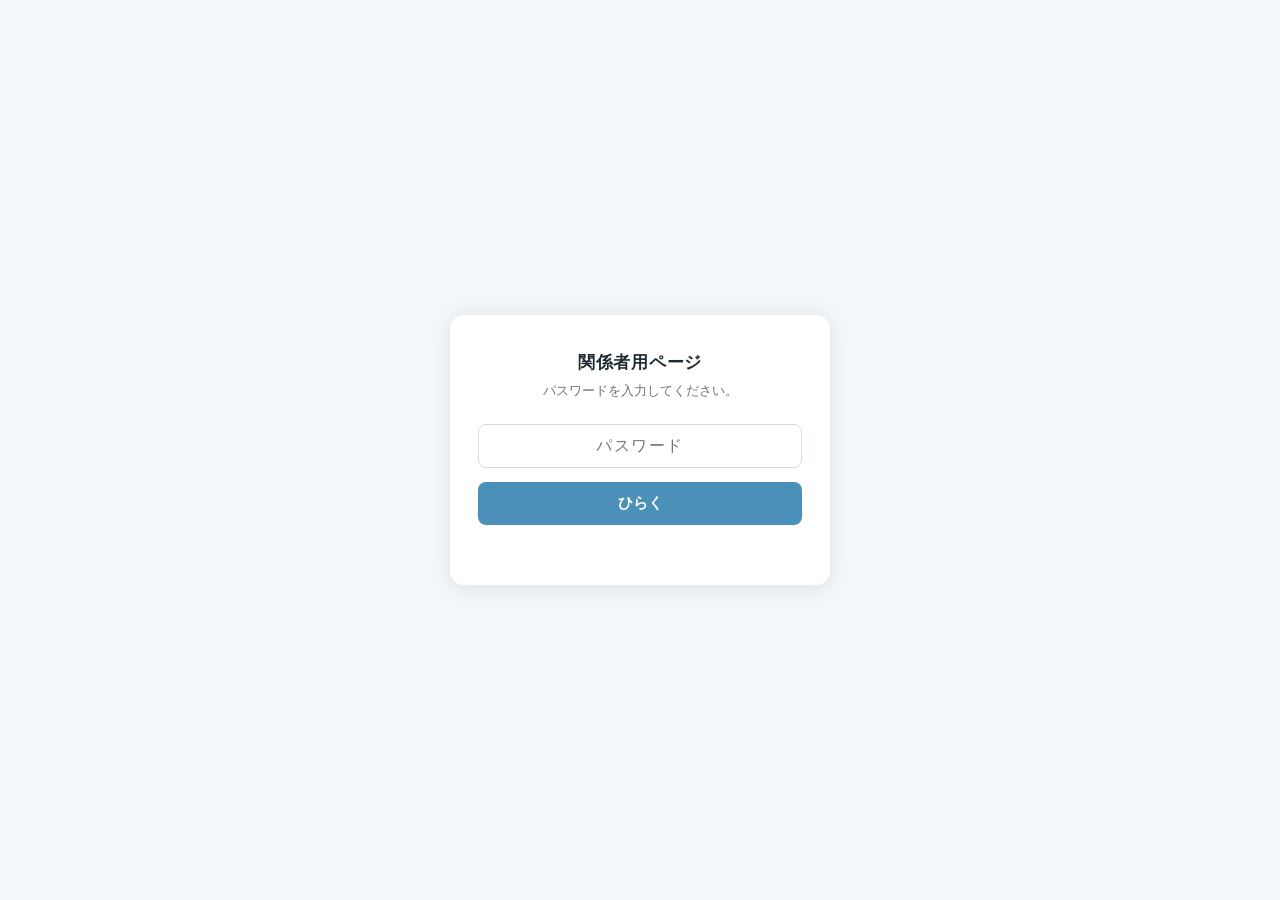
<file: index.html>
<!DOCTYPE html>
<html lang="ja">
<head>
<meta charset="UTF-8">
<meta name="viewport" content="width=device-width, initial-scale=1">
<meta name="robots" content="noindex, nofollow">
<title>関係者用ページ</title>
<style>
  :root { color-scheme: light only; }
  * { box-sizing: border-box; }
  body {
    margin: 0; min-height: 100vh;
    display: flex; align-items: center; justify-content: center;
    background: #f4f7f9;
    font-family: "Hiragino Sans", "Hiragino Kaku Gothic ProN", "Yu Gothic", sans-serif;
    color: #1f2b33; padding: 24px;
  }
  .box {
    width: 100%; max-width: 380px; background: #fff;
    border-radius: 14px; padding: 36px 28px 30px;
    box-shadow: 0 2px 20px rgba(31,43,51,.10);
    text-align: center;
  }
  h1 { font-size: 17px; margin: 0 0 6px; font-weight: 600; letter-spacing: .04em; }
  p.lead { font-size: 13px; color: #66757f; margin: 0 0 22px; line-height: 1.7; }
  input {
    width: 100%; padding: 12px 14px; font-size: 16px;
    border: 1px solid #d3dde3; border-radius: 8px; text-align: center;
    letter-spacing: .1em; background: #fff; color: #1f2b33;
  }
  input:focus { outline: none; border-color: #7fb3d5; box-shadow: 0 0 0 3px rgba(127,179,213,.22); }
  button {
    width: 100%; margin-top: 14px; padding: 12px;
    font-size: 15px; font-weight: 600; color: #fff;
    background: #4a90b8; border: none; border-radius: 8px; cursor: pointer;
  }
  button:hover { background: #3d7da0; }
  .err { margin-top: 14px; font-size: 13px; color: #c0392b; min-height: 1.2em; }
</style>
</head>
<body>
  <div class="box">
    <h1>関係者用ページ</h1>
    <p class="lead">パスワードを入力してください。</p>
    <form id="f" autocomplete="off">
      <input id="pw" type="password" inputmode="text" placeholder="パスワード" autocomplete="off">
      <button type="submit">ひらく</button>
    </form>
    <div class="err" id="err"></div>
  </div>
<script>
const HASH = "ea6c969ddf6085882b05b1153853641419e9cfd46d9a1dd2474678d2e5bb741a";
const f = document.getElementById('f');
const pw = document.getElementById('pw');
const err = document.getElementById('err');
f.addEventListener('submit', async (e) => {
  e.preventDefault();
  err.textContent = '';
  const buf = new TextEncoder().encode(pw.value);
  const digest = await crypto.subtle.digest('SHA-256', buf);
  const hex = Array.from(new Uint8Array(digest)).map(b => b.toString(16).padStart(2, '0')).join('');
  if (hex === HASH) {
    location.href = 'hp.html';
  } else {
    err.textContent = 'パスワードが違います。';
    pw.value = '';
    pw.focus();
  }
});
</script>
</body>
</html>
</file>
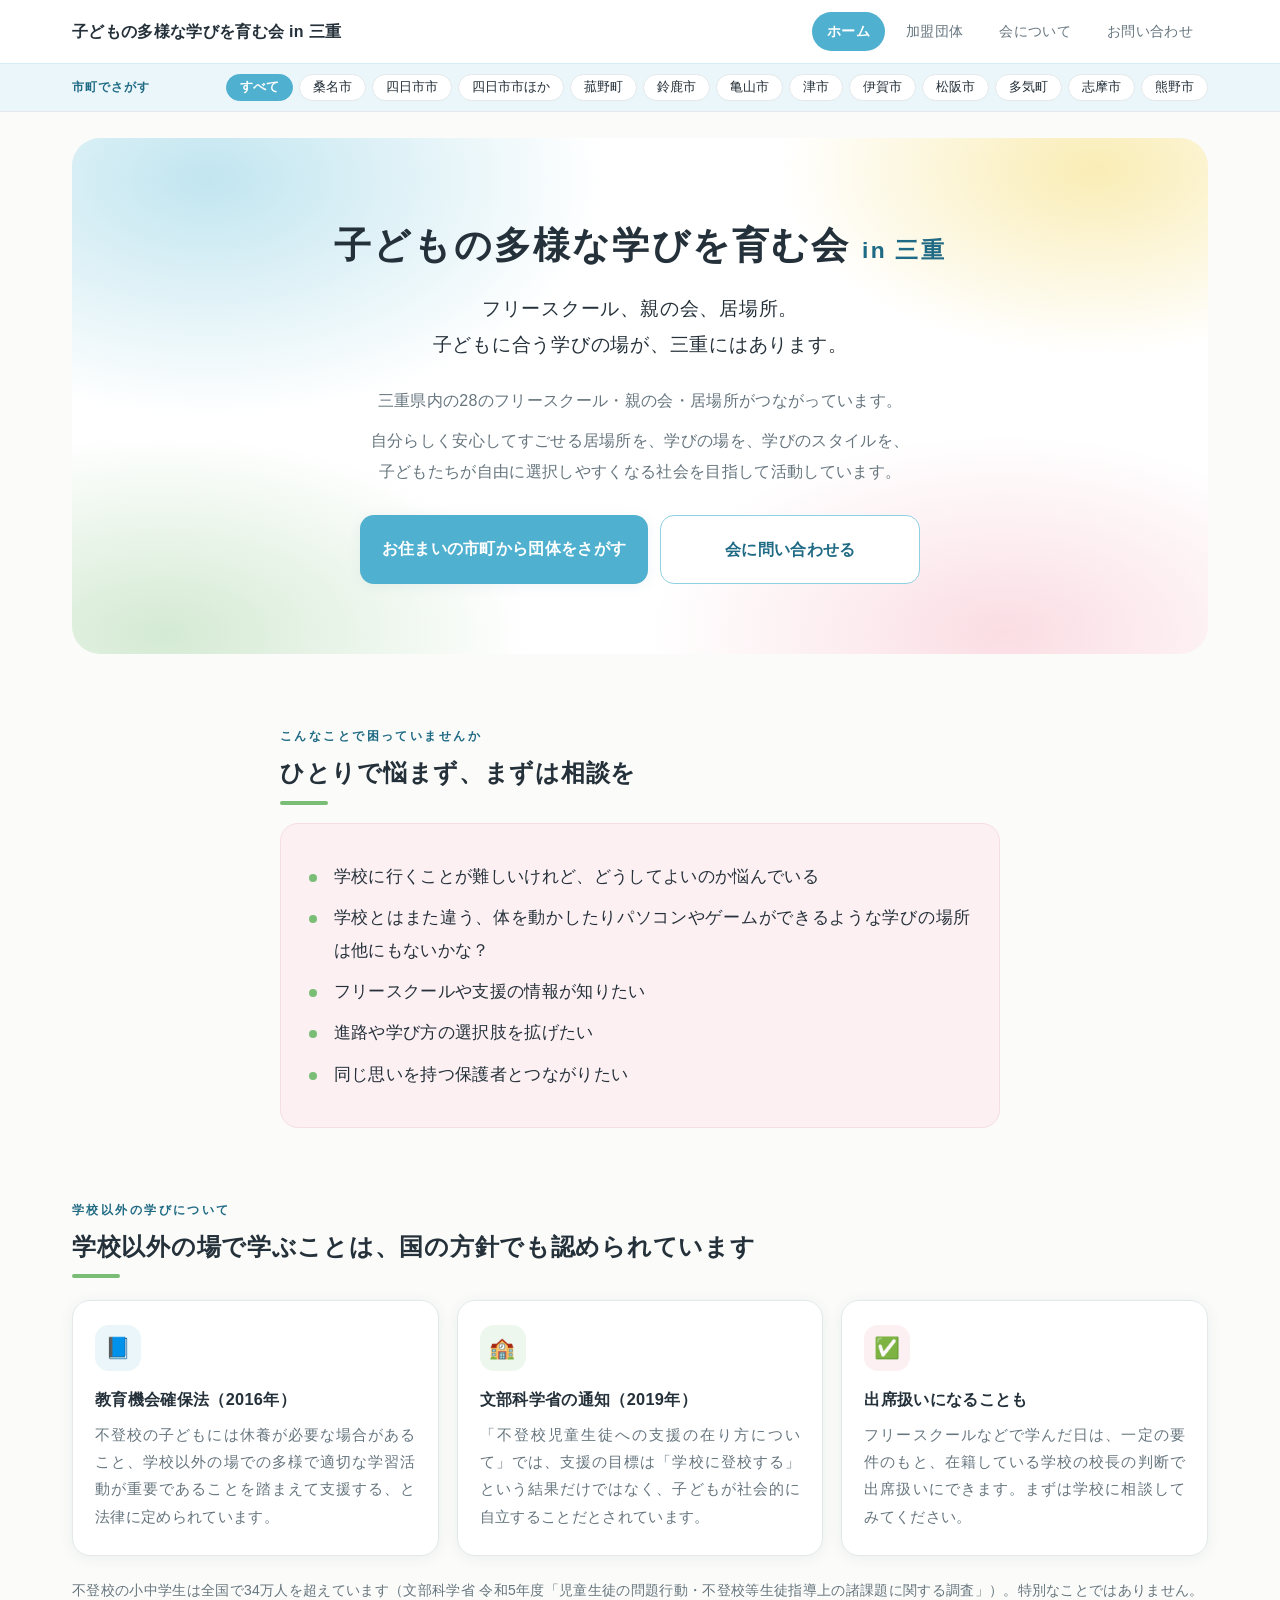
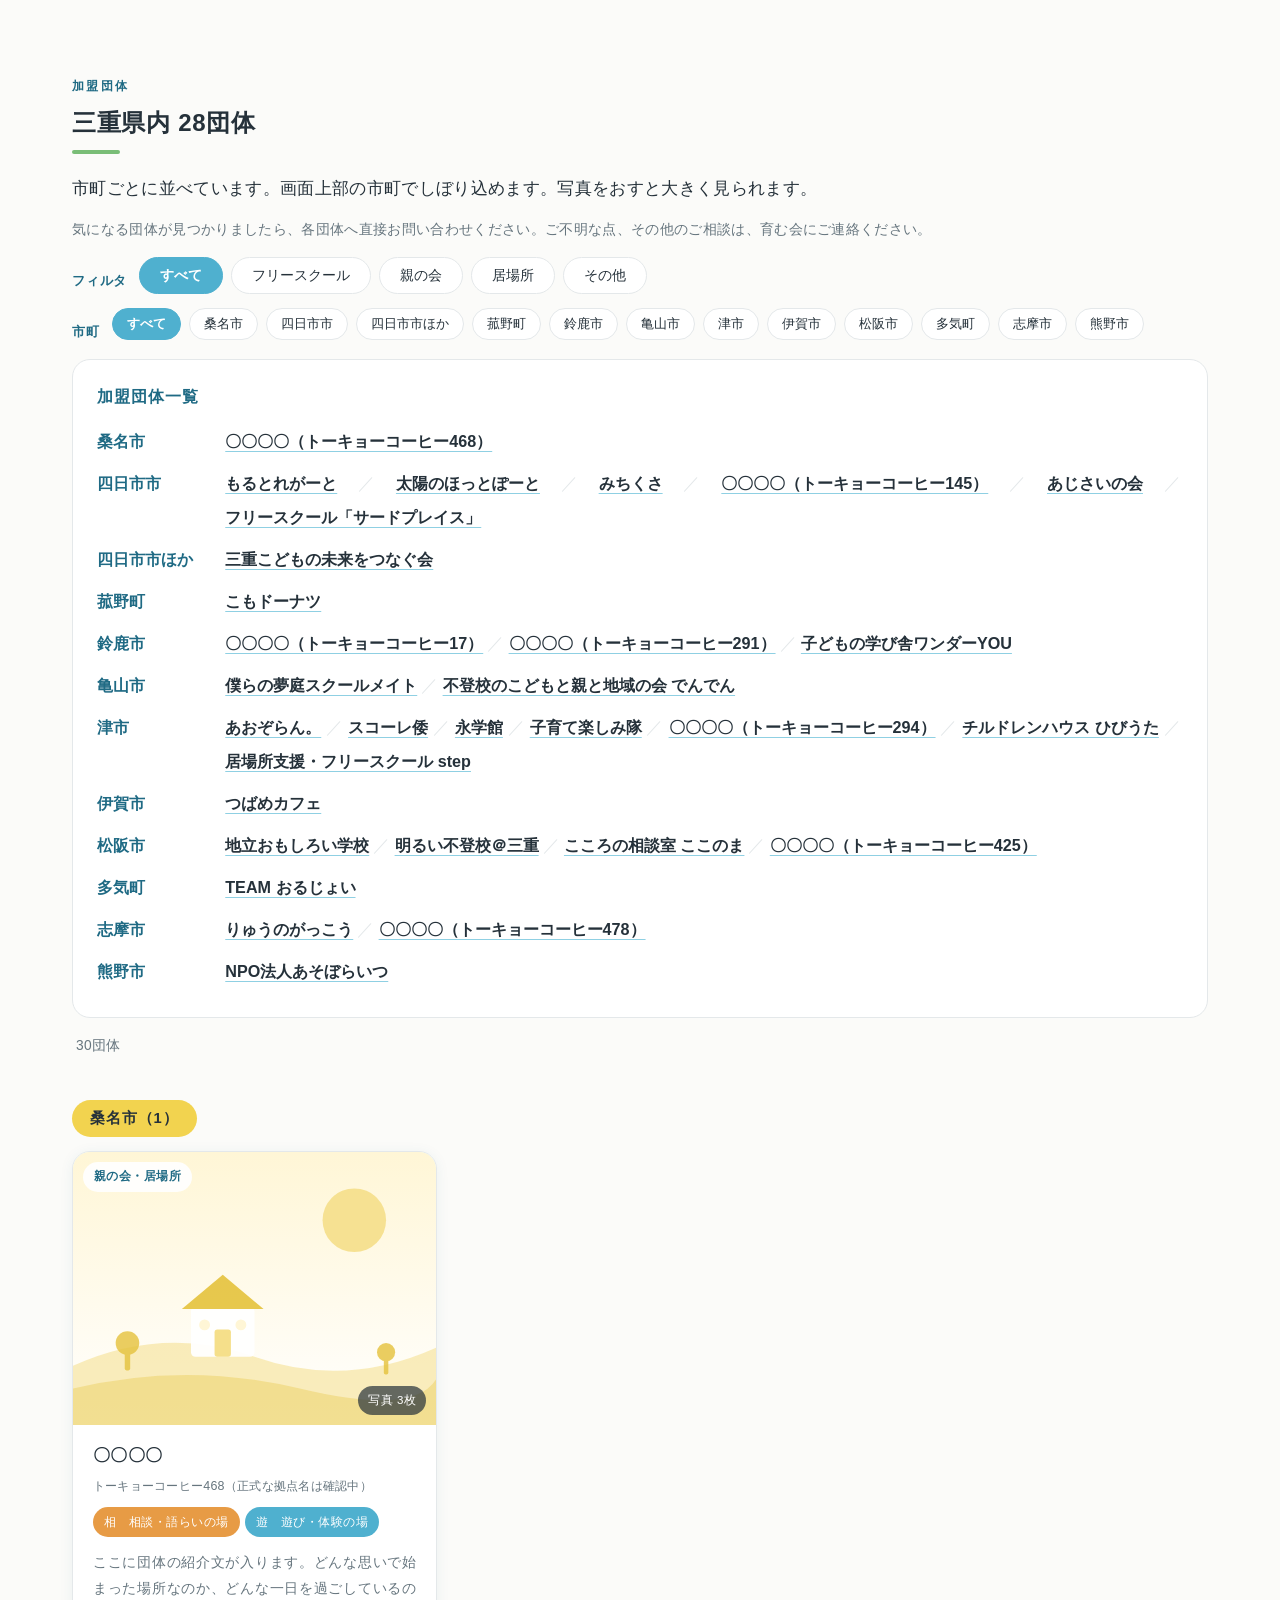
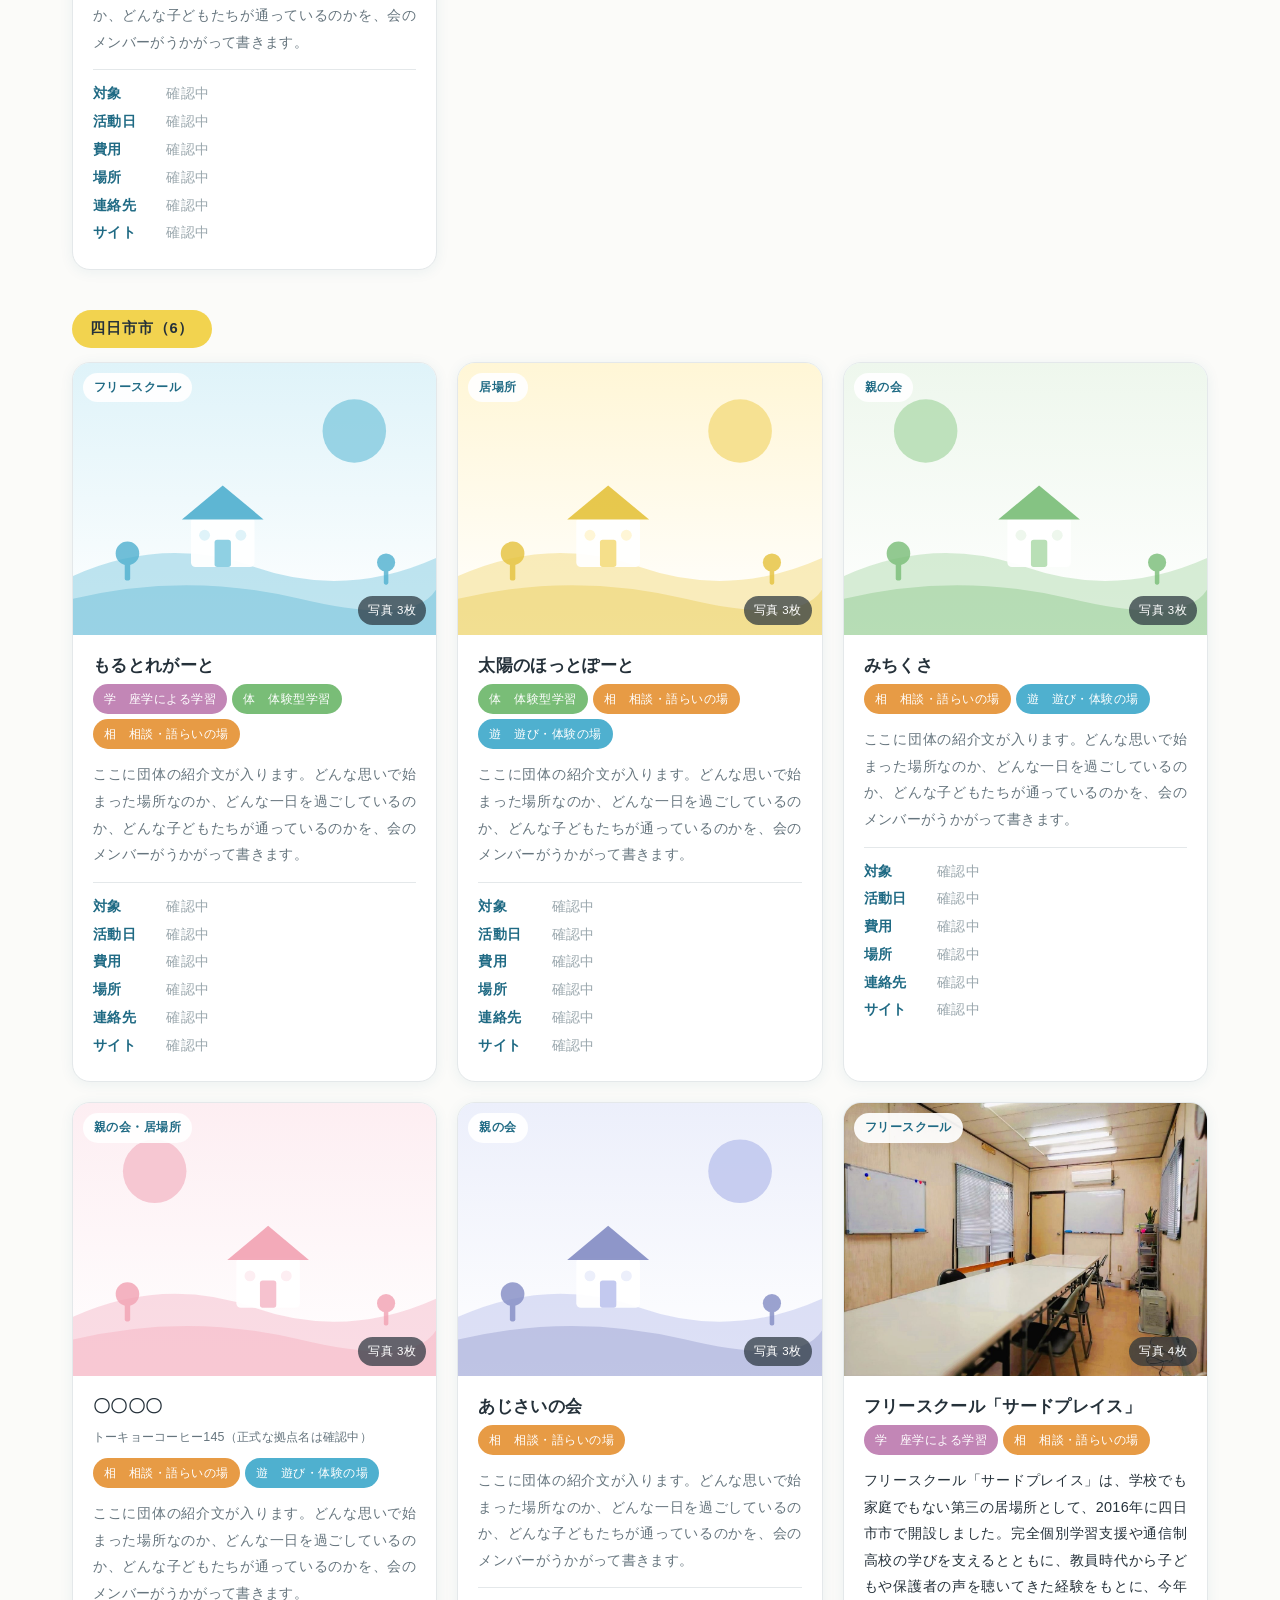
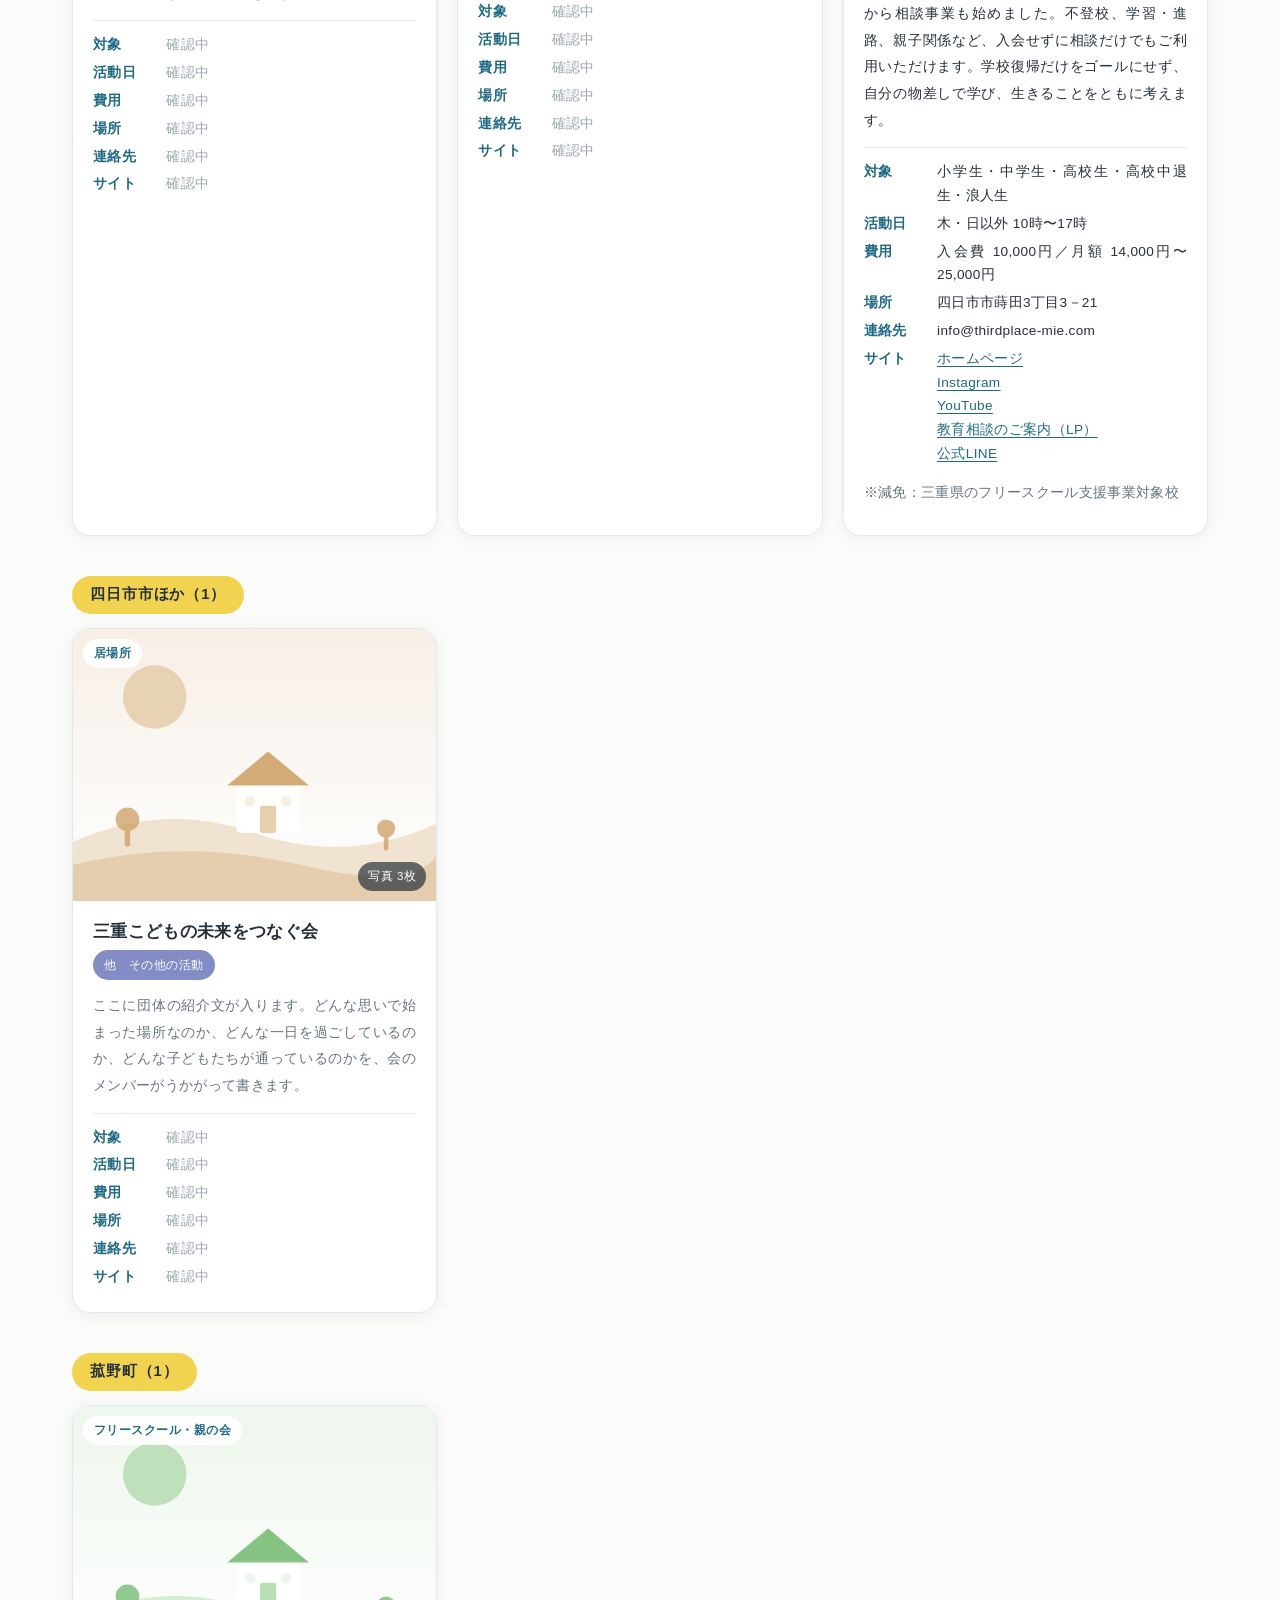
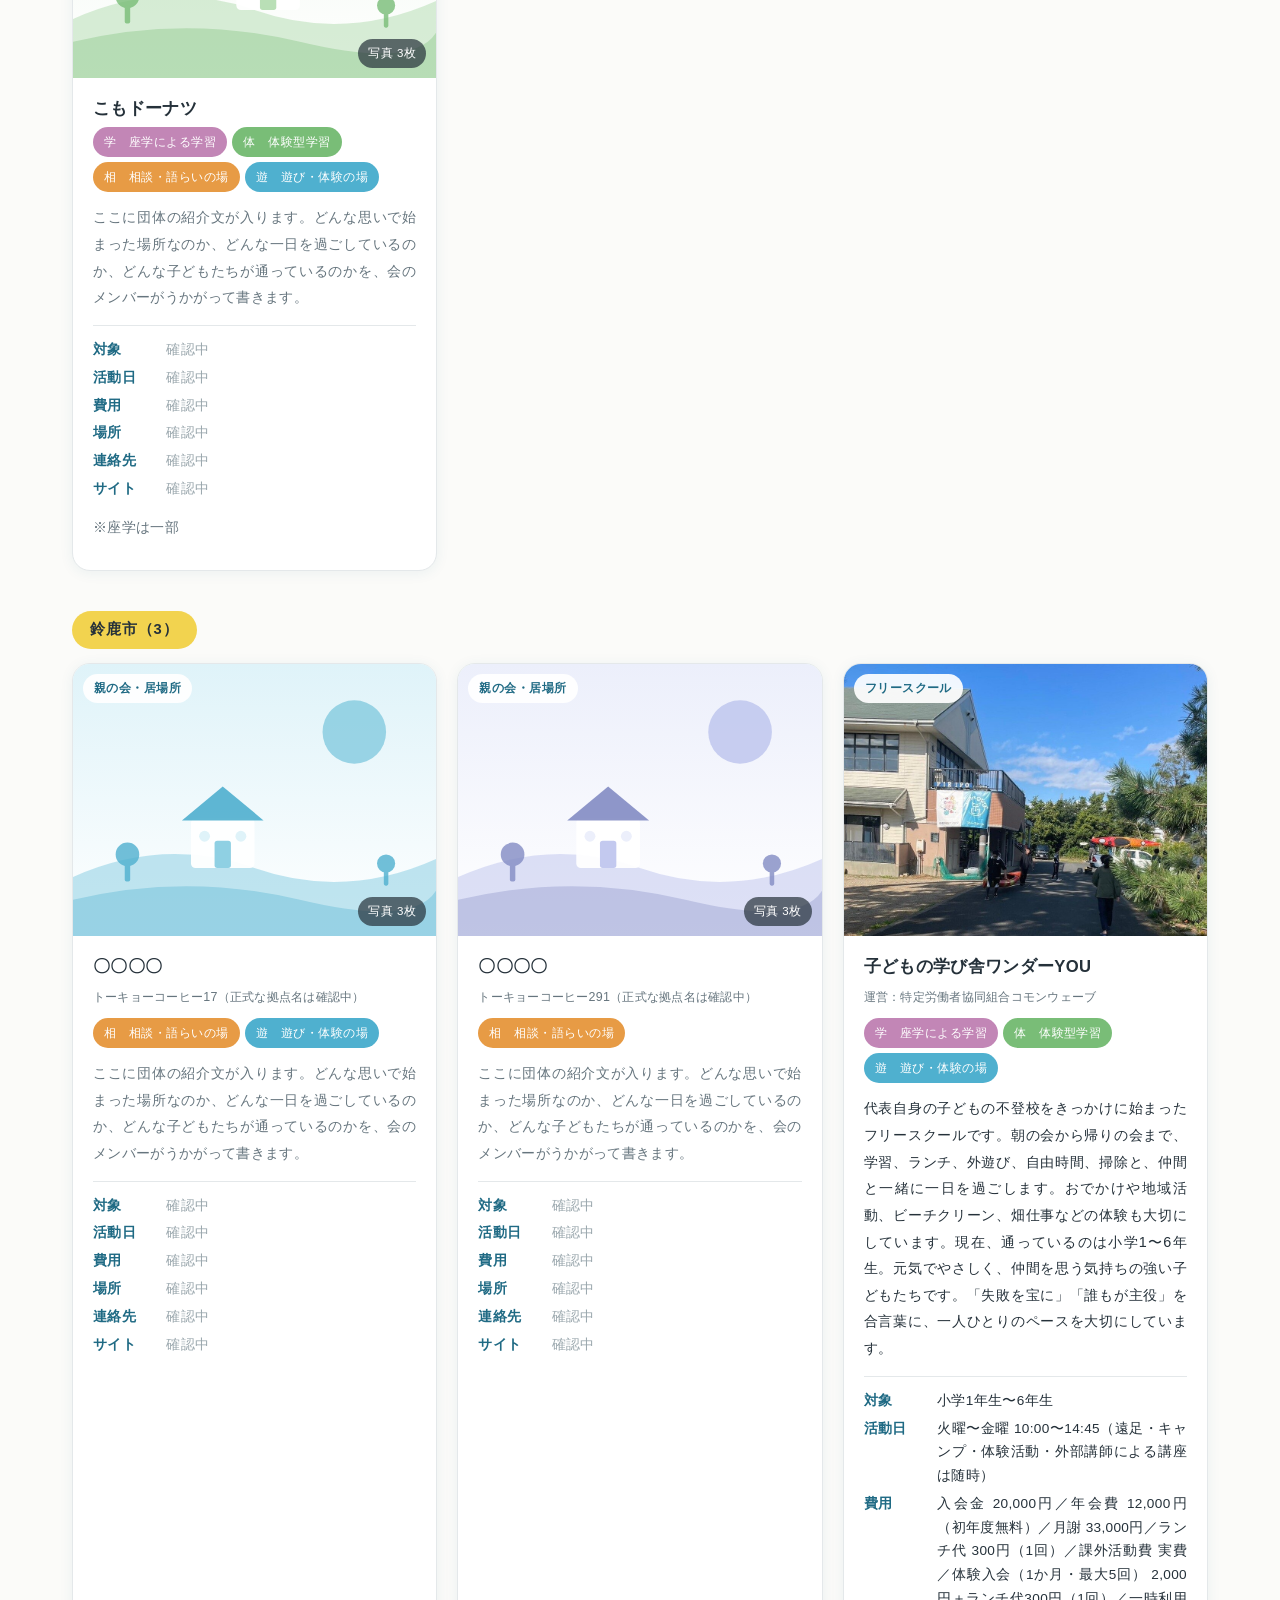
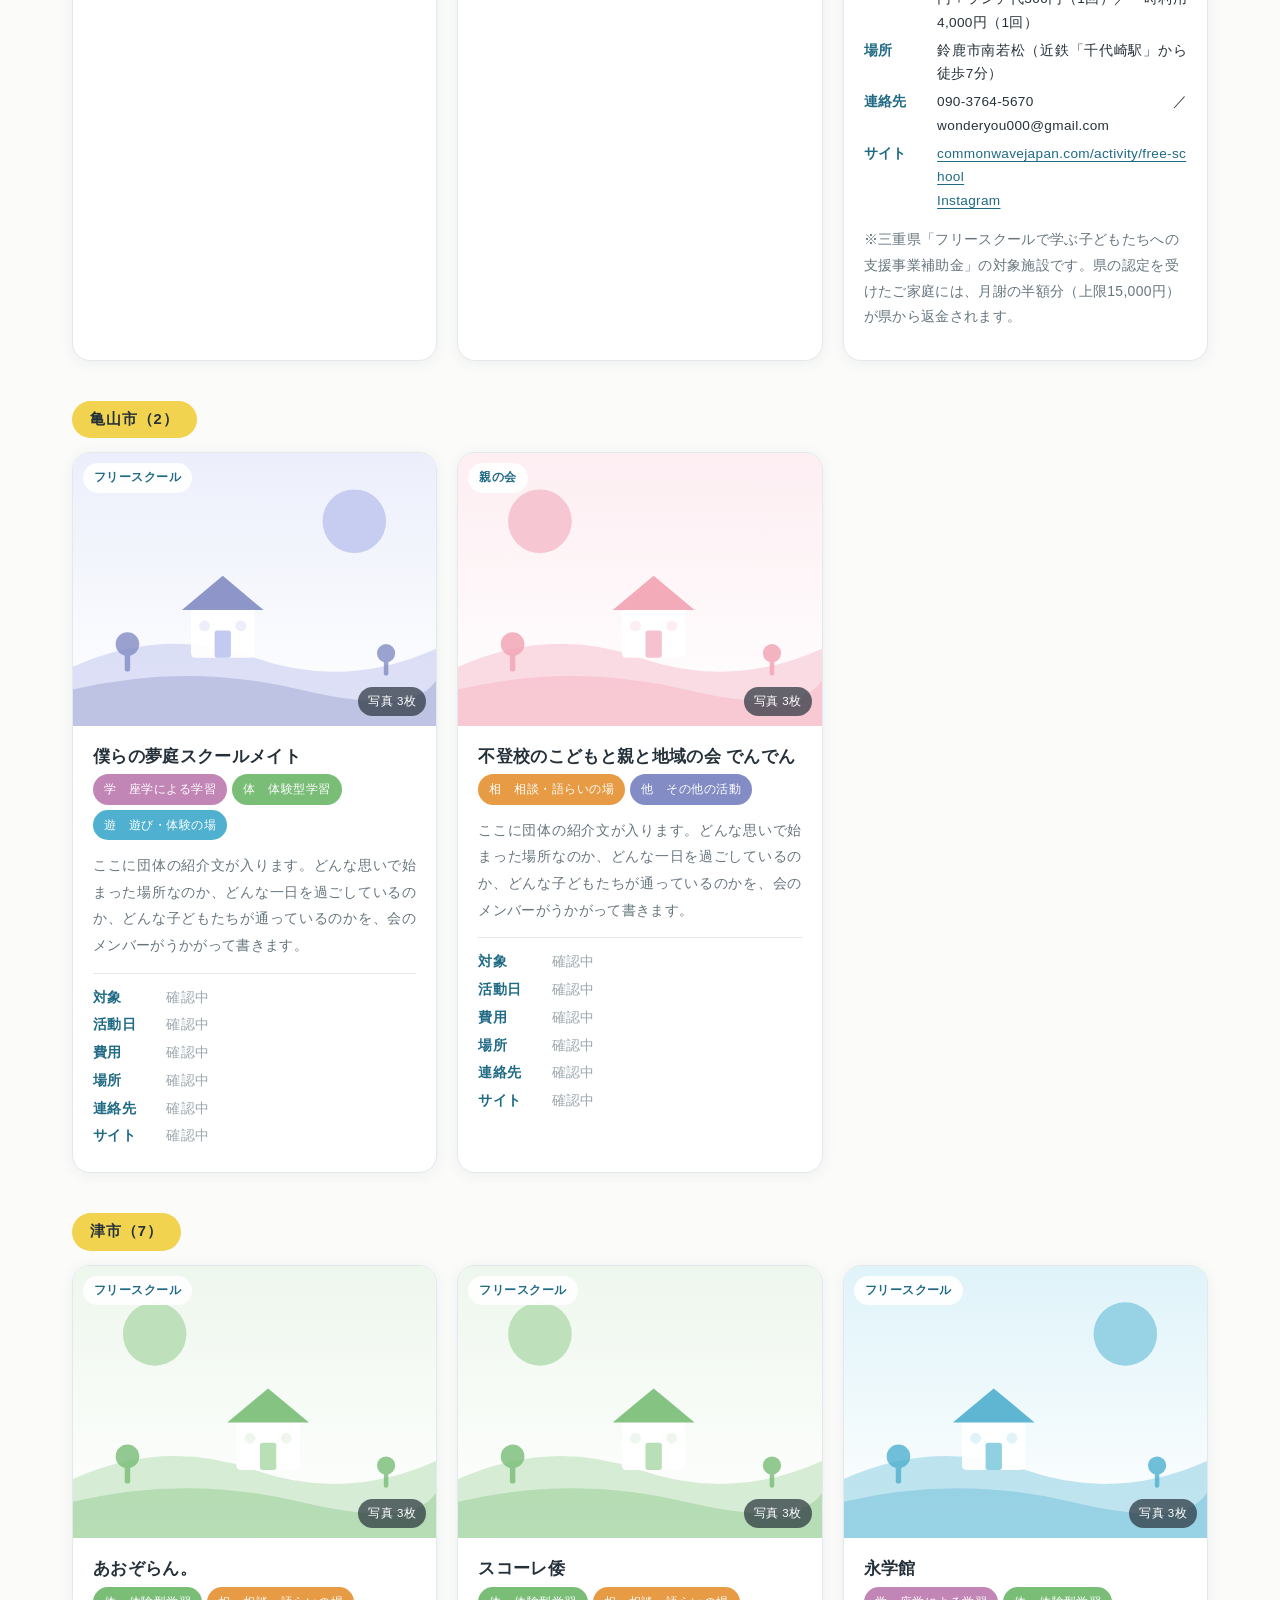
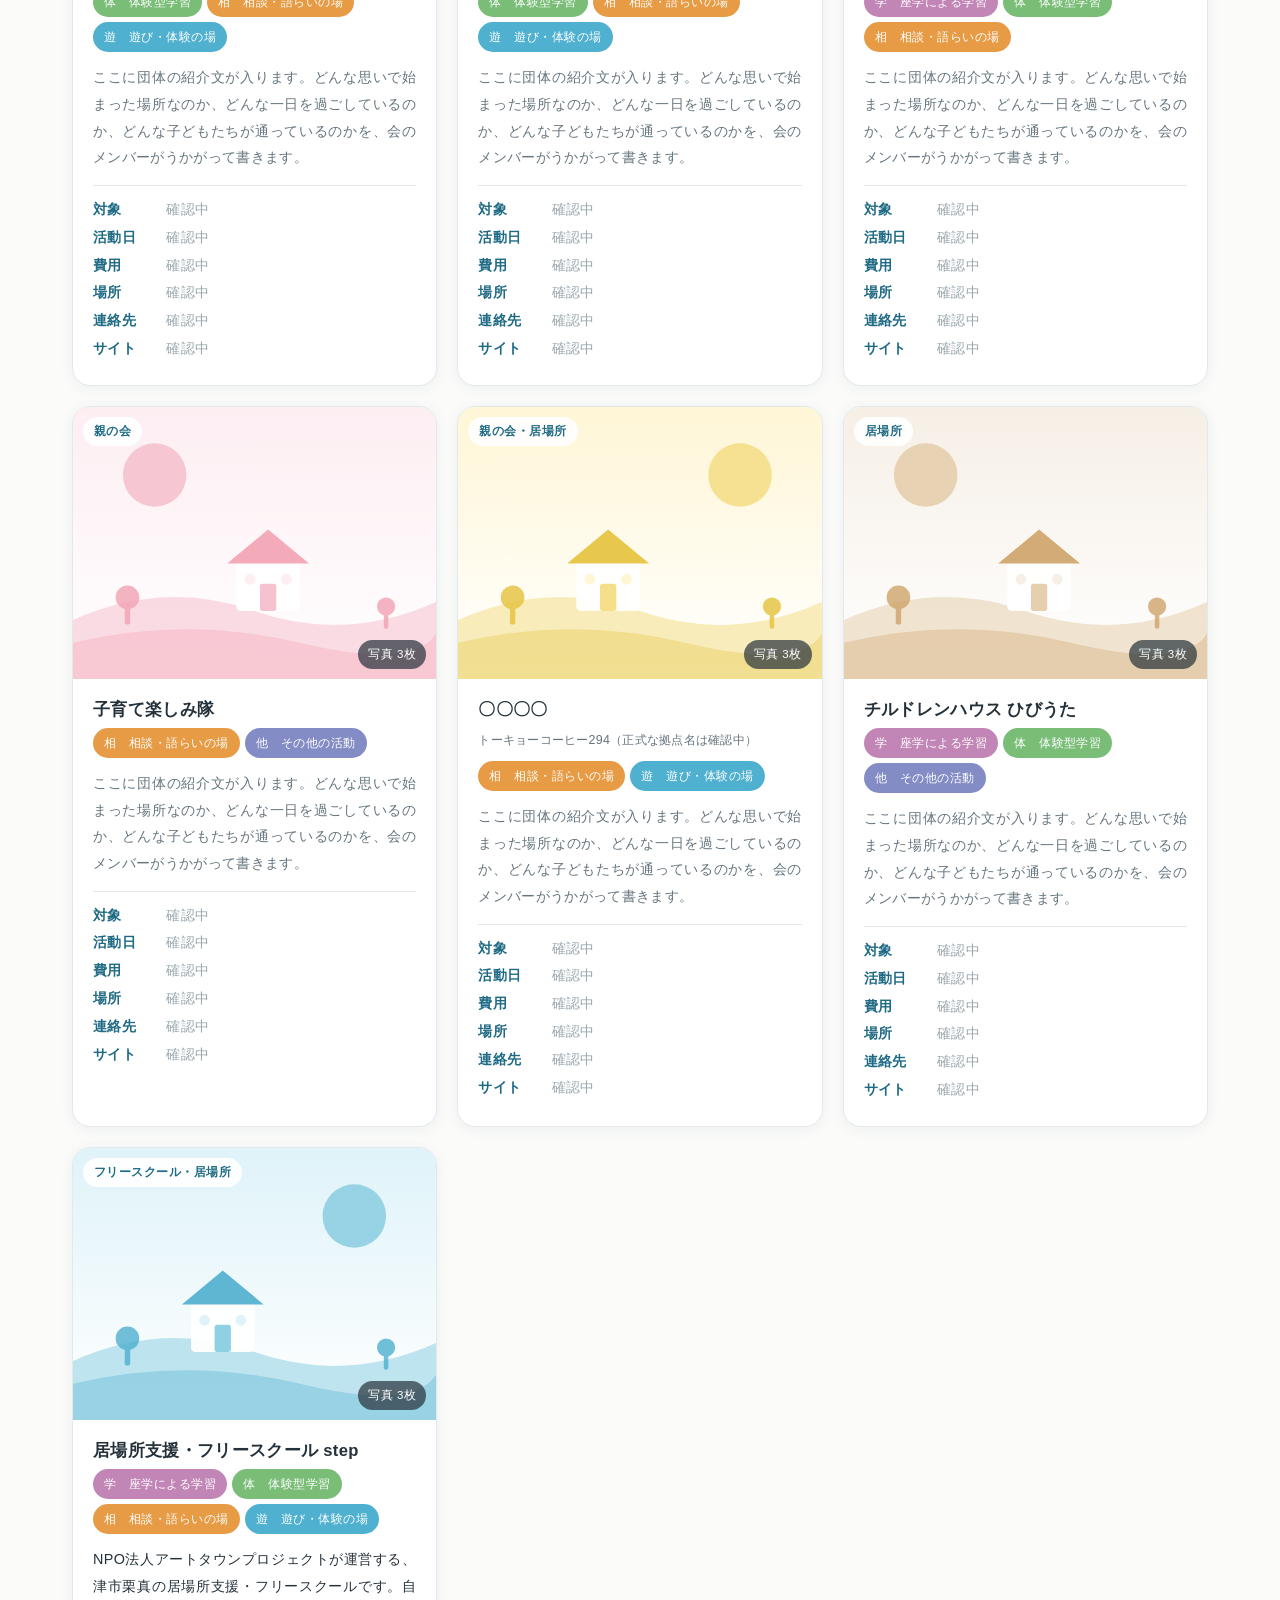
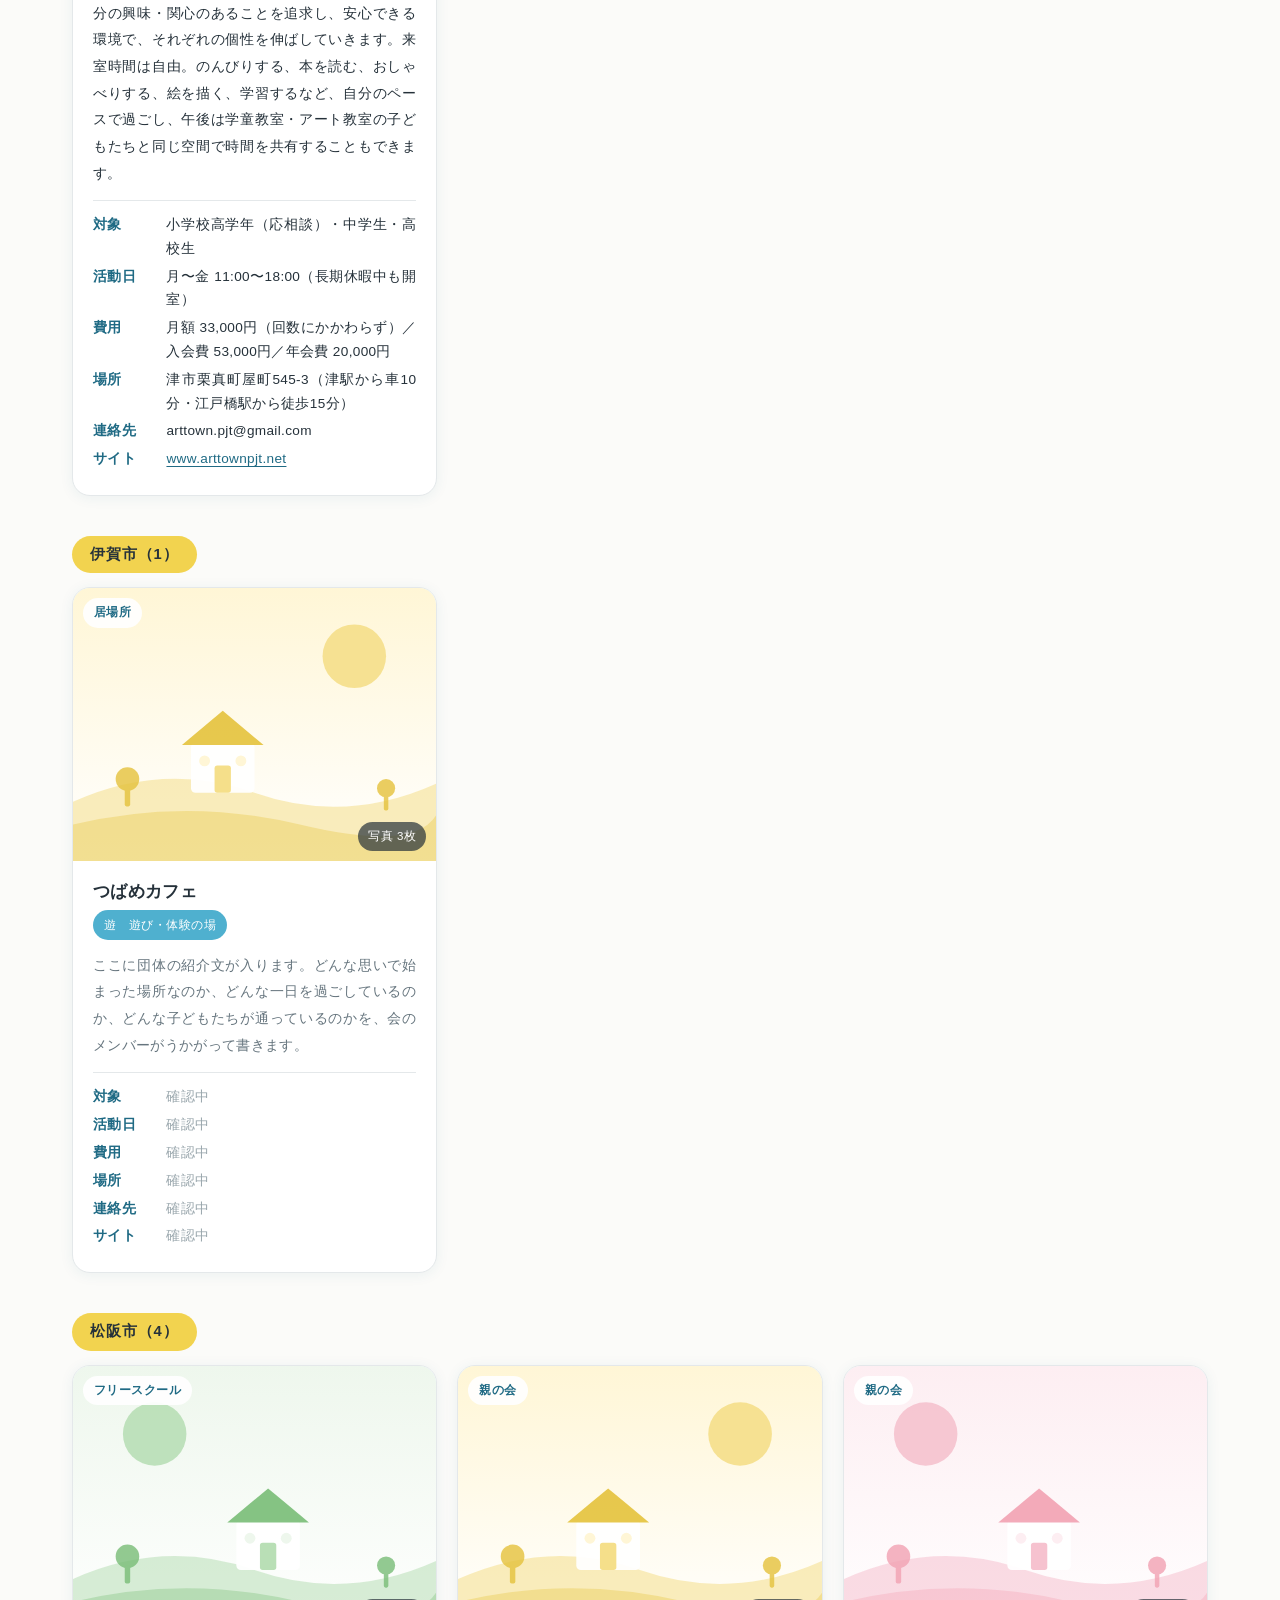
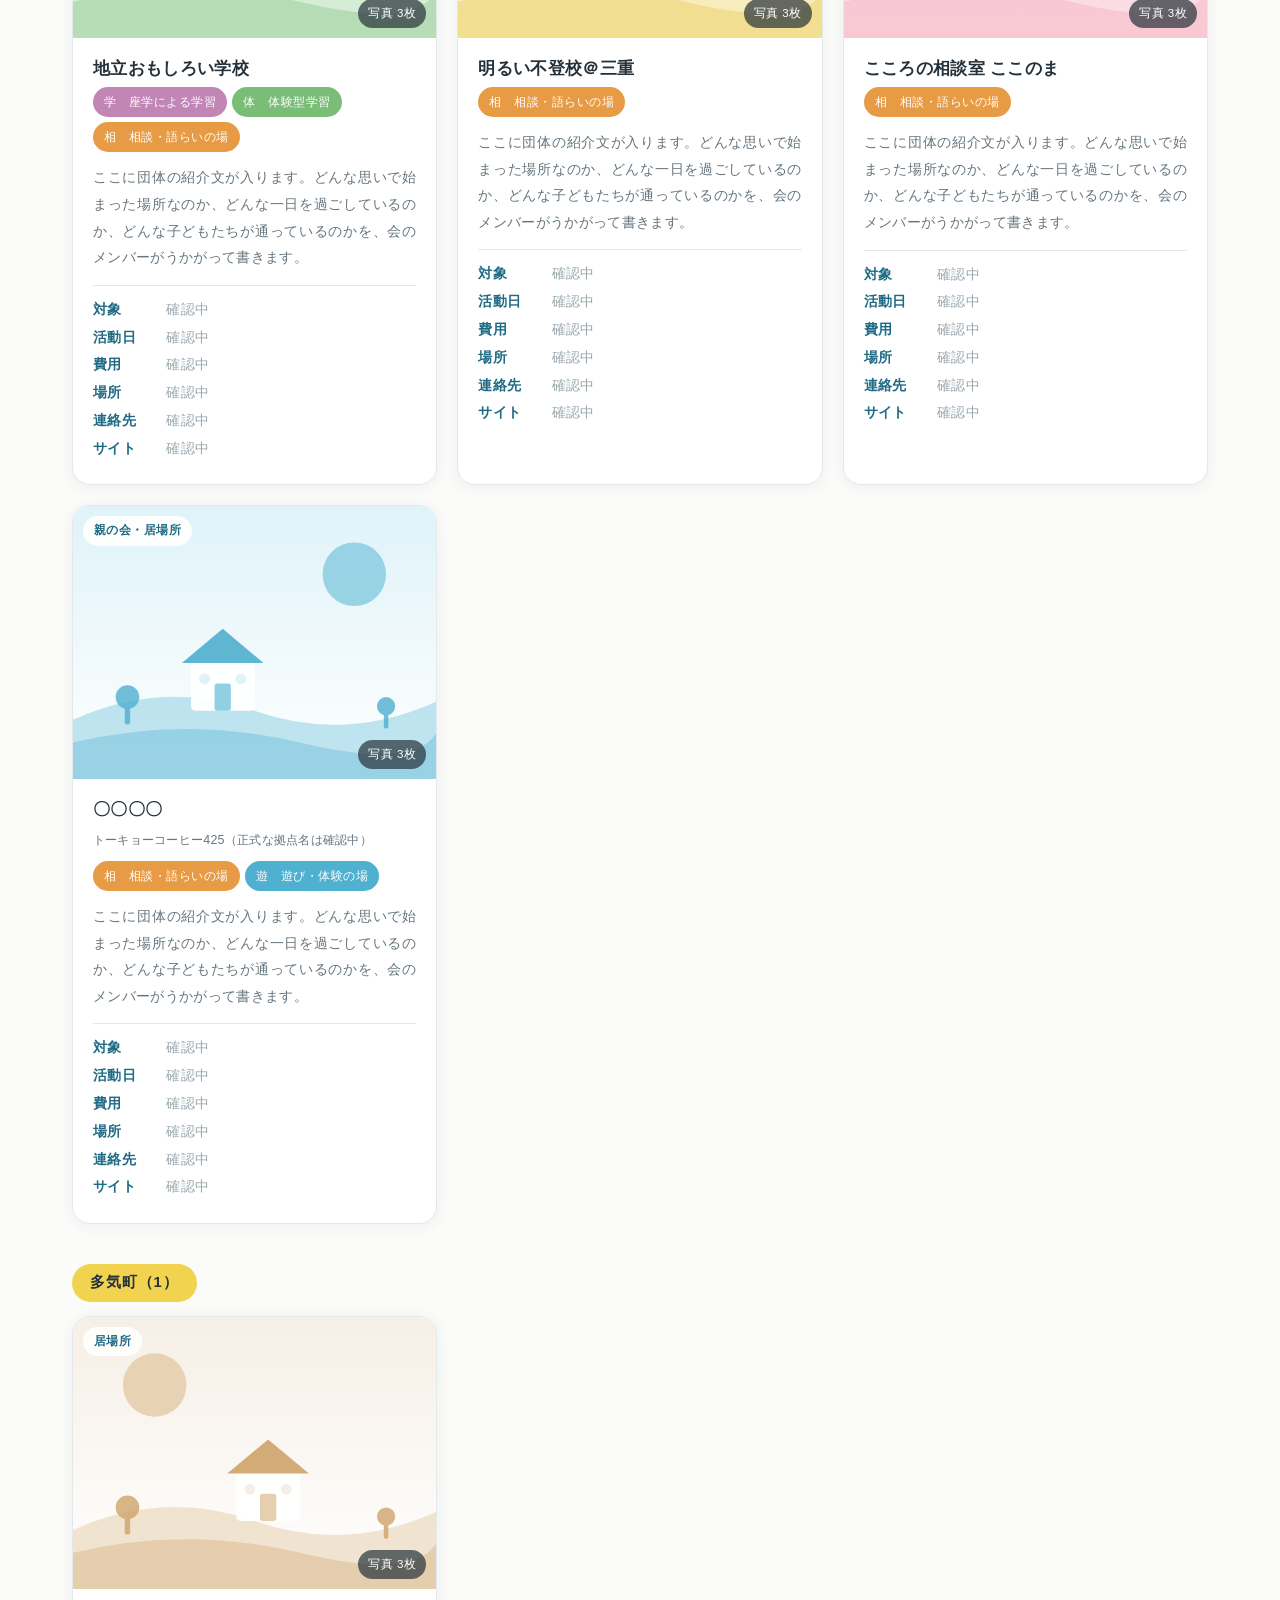
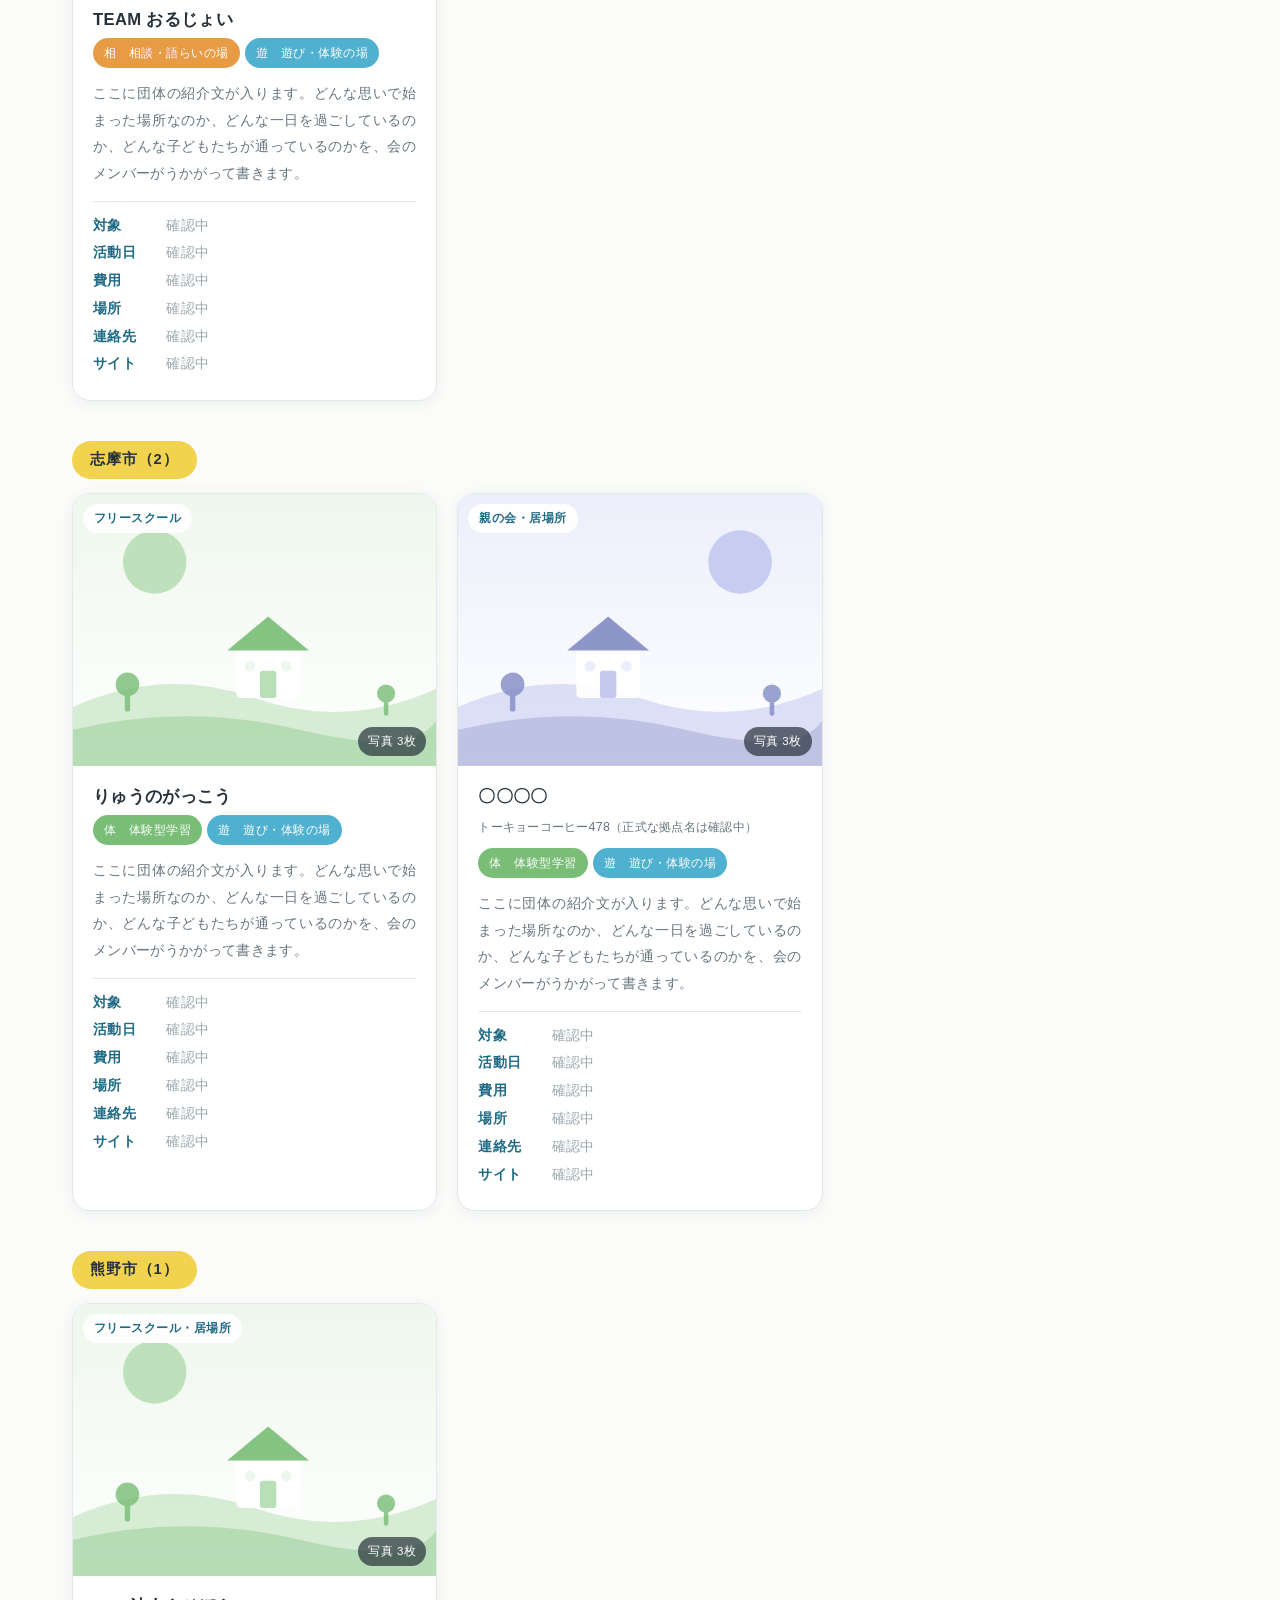
<file: hp.html>
<!DOCTYPE html>
<html lang="ja">
<head>
<meta name="robots" content="noindex, nofollow">
<meta charset="UTF-8">
<meta name="viewport" content="width=device-width, initial-scale=1.0">
<title>子どもの多様な学びを育む会in三重</title>
<meta name="description" content="三重県内のフリースクール・親の会・居場所がつながる会です。お住まいの市町から、子どもに合う学びの場をさがせます。">
<link rel="stylesheet" href="assets/style.css?v=202610250005">
</head>
<body>

<header class="site-header">
  <div class="inner">
    <p class="site-title"><a href="#top">子どもの多様な学びを育む会 in 三重</a></p>
    <nav class="site-nav">
      <a href="#top" data-nav="top">ホーム</a>
      <a href="#groups" data-nav="groups">加盟団体</a>
      <a href="#about" data-nav="about">会について</a>
      <a href="#contact" data-nav="contact">お問い合わせ</a>
    </nav>
  </div>
  <div class="citybar">
    <div class="inner">
      <span class="label">市町でさがす</span>
      <div class="row" id="cityRow"></div>
    </div>
  </div>
</header>

<main>

  <!-- ===== ホーム ===== -->
  <section id="top" class="hero">
    <h1>子どもの多様な学びを育む会<span class="in">in 三重</span></h1>
    <p class="catch">フリースクール、親の会、居場所。<br>子どもに合う学びの場が、三重にはあります。</p>
    <p class="lead">三重県内の28のフリースクール・親の会・居場所がつながっています。</p>
    <p>自分らしく安心してすごせる居場所を、学びの場を、学びのスタイルを、<br>子どもたちが自由に選択しやすくなる社会を目指して活動しています。</p>
    <div class="actions">
      <a class="btn" href="#groups">お住まいの市町から団体をさがす</a>
      <a class="btn ghost" href="#contact">会に問い合わせる</a>
    </div>
  </section>

  <section class="narrow reveal">
    <p class="kicker">こんなことで困っていませんか</p>
    <h2>ひとりで悩まず、まずは相談を</h2>
    <div class="card pink">
      <ul class="plain">
        <li>学校に行くことが難しいけれど、どうしてよいのか悩んでいる</li>
        <li>学校とはまた違う、体を動かしたりパソコンやゲームができるような学びの場所は他にもないかな？</li>
        <li>フリースクールや支援の情報が知りたい</li>
        <li>進路や学び方の選択肢を拡げたい</li>
        <li>同じ思いを持つ保護者とつながりたい</li>
      </ul>
    </div>
  </section>

  <section class="reveal">
    <p class="kicker">学校以外の学びについて</p>
    <h2>学校以外の場で学ぶことは、国の方針でも認められています</h2>
    <div class="pillars">
      <div class="pillar">
        <div class="ico a">📘</div>
        <h3>教育機会確保法（2016年）</h3>
        <p>不登校の子どもには休養が必要な場合があること、学校以外の場での多様で適切な学習活動が重要であることを踏まえて支援する、と法律に定められています。</p>
      </div>
      <div class="pillar">
        <div class="ico b">🏫</div>
        <h3>文部科学省の通知（2019年）</h3>
        <p>「不登校児童生徒への支援の在り方について」では、支援の目標は「学校に登校する」という結果だけではなく、子どもが社会的に自立することだとされています。</p>
      </div>
      <div class="pillar">
        <div class="ico c">✅</div>
        <h3>出席扱いになることも</h3>
        <p>フリースクールなどで学んだ日は、一定の要件のもと、在籍している学校の校長の判断で出席扱いにできます。まずは学校に相談してみてください。</p>
      </div>
    </div>
    <p class="note">不登校の小中学生は全国で34万人を超えています（文部科学省 令和5年度「児童生徒の問題行動・不登校等生徒指導上の諸課題に関する調査」）。特別なことではありません。</p>
  </section>

  <!-- ===== 加盟団体 ===== -->
  <section id="groups">
    <p class="kicker">加盟団体</p>
    <h2>三重県内 28団体</h2>
    <p>市町ごとに並べています。画面上部の市町でしぼり込めます。写真をおすと大きく見られます。</p>

    <p class="note" style="margin-top:12px">気になる団体が見つかりましたら、各団体へ直接お問い合わせください。ご不明な点、その他のご相談は、育む会にご連絡ください。</p>

    <div class="filterline">
      <span class="flabel">フィルタ</span>
      <div class="kinds" id="kindRow"></div>
    </div>
    <div class="filterline">
      <span class="flabel">市町</span>
      <div class="kinds cityset" id="cityRow2"></div>
    </div>
    <div class="card flat roster" id="roster">
      <p class="kicker">加盟団体一覧</p>
      <div id="rosterBody"></div>
    </div>

    <p class="count" id="count"></p>
    <div id="list"></div>

    <div class="card flat" style="margin-top:36px">
      <p class="kicker">カードに付いている札について</p>
      <div class="legend">
        <div><span class="tag gaku">学</span>座学による学習</div>
        <div><span class="tag tai">体</span>体験型学習</div>
        <div><span class="tag sou">相</span>親（子）を対象とした相談・語らいの場</div>
        <div><span class="tag asobi">遊</span>親（子）を対象とした遊び・体験の場</div>
        <div><span class="tag hoka">他</span>上記に当てはまらないその他の活動</div>
      </div>
      <p class="note">費用や活動日は変わることがあります。最新の情報は各団体、または会にご確認ください。</p>
    </div>
  </section>

  <!-- ===== 会について ===== -->
  <section id="about">
    <p class="kicker">会について</p>
    <h2>三重県内の学び場と支援者がつながる会です</h2>

    <div class="about-grid">
      <div>
        <div class="card sky reveal">
          <h3 style="margin-top:0">目指していること</h3>
          <p>子どもの多様な学びの選択肢を増やす活動を行うことにより、<strong>子どもの人権が尊重される教育環境を創る</strong>こと。これが会の目的です。</p>
          <p>自分らしく安心してすごせる居場所を、学びの場を、学びのスタイルを、子どもたちが自由に選択しやすくなる社会を目指しています。</p>
        </div>
        <div class="card reveal">
          <h3 style="margin-top:0">行っている活動</h3>
          <ul class="plain">
            <li>普及啓発のためのイベントの実施</li>
            <li>子どもの多様な学び場創設のための支援</li>
            <li>相談窓口および相談会の運営</li>
            <li>相談者が学び場を選択する支援</li>
            <li>子どもの多様な学び場の実態調査</li>
            <li>その他、目的の達成に必要な活動</li>
          </ul>
        </div>
      </div>
      <div>
        <div class="card flat reveal">
          <h3 style="margin-top:0">これまでの歩み</h3>
          <ul class="timeline">
            <li><span class="t">2022年8月</span>会を設立</li>
            <li><span class="t">2025年4月</span>会則を改訂（事務局の設置、会員種別の整理）</li>
            <li><span class="t">2025年9月</span>親子の居場所・多様な学び相談＆座談会を開催（四日市市・津市）</li>
            <li><span class="t">2026年8月</span>ワンストップ型の保護者相談会を開催（四日市市）</li>
          </ul>
        </div>
        <div class="card reveal">
          <h3 style="margin-top:0">会員について</h3>
          <table>
            <tr><th>正会員</th><td>会の目的に賛同し、子どもの多様な学び場を創ることに寄与する会員。総会での議決権があります。<br>会費：団体 年3,000円／個人 年2,000円<br>※団体には、個人が運営する任意団体やスクールも含みます。</td></tr>
            <tr><th>賛助会員</th><td>会の目的に賛同し、支援を行う会員。会費はいただきません。</td></tr>
          </table>
          <p class="note">入会をご希望の方は、入会申込書をご提出いただき、理事会の承認を経て入会となります。まずはお問い合わせください。</p>
        </div>
      </div>
    </div>
  </section>

  <!-- ===== お問い合わせ ===== -->
  <section id="contact" class="narrow reveal">
    <p class="kicker">お問い合わせ</p>
    <h2>まずは、いまの状況をお聞かせください</h2>
    <div class="card green">
      <p>「どこに相談したらいいかわからない」という段階でも構いません。お住まいの地域と、いま困っていることを書いてお送りください。会から各スクール・居場所へおつなぎします。お子さんご本人からのご連絡も歓迎します。</p>
      <a class="btn green" href="mailto:miekodomo.ground@gmail.com">miekodomo.ground@gmail.com にメールする</a>
    </div>
  </section>

</main>

<footer class="site-footer">
  <div class="inner">
    <p class="name">子どもの多様な学びを育む会 in 三重</p>
    <p>2022年8月1日設立</p>
    <p><a href="mailto:miekodomo.ground@gmail.com">miekodomo.ground@gmail.com</a></p>
    <a class="totop" href="#top">↑ ページの先頭へ</a>
  </div>
</footer>

<!-- ライトボックス -->
<div id="lb" role="dialog" aria-modal="true" aria-label="写真の拡大表示">
  <button id="lbclose" aria-label="閉じる">×</button>
  <button class="lbbtn" id="lbprev" aria-label="前へ">‹</button>
  <div id="lbstage"><img id="lbimg" alt=""></div>
  <button class="lbbtn" id="lbnext" aria-label="次へ">›</button>
  <div id="lbinfo"><div class="t"></div><div class="s"></div></div>
</div>

<script src="assets/groups.js?v=202610250005"></script>
<script>
(function(){
  /* ---------- 出現アニメーション ---------- */
  function setupReveal(){
    var els = document.querySelectorAll(".reveal:not(.in)");
    if(!("IntersectionObserver" in window)){
      for(var i=0;i<els.length;i++){ els[i].classList.add("in"); }
      return;
    }
    var io = new IntersectionObserver(function(entries){
      entries.forEach(function(e){
        if(e.isIntersecting){ e.target.classList.add("in"); io.unobserve(e.target); }
      });
    },{ threshold:.1 });
    for(var j=0;j<els.length;j++){ io.observe(els[j]); }
  }

  /* ---------- ナビの現在地 ---------- */
  (function(){
    var links = document.querySelectorAll(".site-nav a[data-nav]");
    var ids = ["top","groups","about","contact"];
    function update(){
      var y = window.scrollY + 160;
      var cur = "top";
      for(var i=0;i<ids.length;i++){
        var el = document.getElementById(ids[i]);
        if(el && el.offsetTop <= y){ cur = ids[i]; }
      }
      for(var k=0;k<links.length;k++){
        links[k].classList.toggle("on", links[k].getAttribute("data-nav") === cur);
      }
    }
    window.addEventListener("scroll", update, { passive:true });
    update();
  })();

  /* ---------- 一覧 ---------- */
  var KINDS = ["フリースクール","親の会","居場所","その他"];
  var selCity = "all";
  var selKind = "all";
  var cityRow = document.getElementById("cityRow");
  var cityRow2 = document.getElementById("cityRow2");
  var kindRow = document.getElementById("kindRow");
  var list    = document.getElementById("list");
  var count   = document.getElementById("count");

  function chip(text, on, handler){
    var b = document.createElement("button");
    b.className = "chip" + (on ? " on" : "");
    b.type = "button";
    b.textContent = text;
    b.addEventListener("click", handler);
    return b;
  }

  /* 固定ヘッダーのぶんだけ、アンカー移動の着地点を下げる */
  function syncScrollPadding(){
    var h = document.querySelector(".site-header");
    document.documentElement.style.scrollPaddingTop = ((h ? h.offsetHeight : 110) + 14) + "px";
  }
  syncScrollPadding();
  window.addEventListener("resize", syncScrollPadding);
  window.addEventListener("load", syncScrollPadding);

  /* 「ホーム」「ページの先頭へ」は本当の最上部へ戻す */
  Array.prototype.forEach.call(document.querySelectorAll('a[href="#top"]'), function(a){
    a.addEventListener("click", function(e){
      e.preventDefault();
      window.scrollTo({ top: 0, behavior: "smooth" });
      if(history.replaceState){ history.replaceState(null, "", location.pathname + location.search); }
    });
  });

  function headerOffset(){
    var h = document.querySelector(".site-header");
    return (h ? h.offsetHeight : 110) + 14;
  }

  function scrollToCity(city){
    var el = document.querySelector('.city-block[data-city="' + city + '"]');
    if(!el){ jumpToList(); return; }
    window.scrollTo({ top: el.getBoundingClientRect().top + window.scrollY - headerOffset(), behavior: "smooth" });
  }

  function jumpToList(){
    var top = document.getElementById("groups").offsetTop - 140;
    if(window.scrollY > top){ window.scrollTo({ top: top, behavior: "smooth" }); }
  }

  function buildFilters(){
    [cityRow, cityRow2].forEach(function(box){
      if(!box) return;
      box.innerHTML = "";
      box.appendChild(chip("すべて", selCity === "all", function(){ selCity = "all"; render(); jumpToList(); }));
      CITY_ORDER.forEach(function(c){
        box.appendChild(chip(c, selCity === c, function(){
          selCity = (selCity === c ? "all" : c); render();
          if(selCity === "all"){ jumpToList(); } else { scrollToCity(c); }
        }));
      });
    });
    kindRow.innerHTML = "";
    kindRow.appendChild(chip("すべて", selKind === "all", function(){ selKind = "all"; render(); }));
    KINDS.forEach(function(k){
      kindRow.appendChild(chip(k, selKind === k, function(){ selKind = (selKind === k ? "all" : k); render(); }));
    });
  }

  function match(g){
    if(selCity !== "all" && g.city !== selCity) return false;
    if(selKind !== "all" && g.kind.indexOf(selKind) < 0) return false;
    return true;
  }

  function row(dl, label, value, isLink){
    var dt = document.createElement("dt");
    dt.textContent = label;
    dl.appendChild(dt);
    var dd = document.createElement("dd");
    if(Array.isArray(value) && value.length){
      /* サイト・SNSが複数あるとき：{label, href} を1行ずつ並べる */
      value.forEach(function(v, i){
        if(i > 0){ dd.appendChild(document.createElement("br")); }
        var la = document.createElement("a");
        la.href = v.href; la.target = "_blank"; la.rel = "noopener";
        la.textContent = v.label || v.href.replace(/^https?:\/\//, "").replace(/\/$/, "");
        dd.appendChild(la);
      });
    }else if(value && !Array.isArray(value)){
      if(isLink){
        var a = document.createElement("a");
        a.href = value; a.target = "_blank"; a.rel = "noopener";
        a.textContent = value.replace(/^https?:\/\//, "").replace(/\/$/, "");
        dd.appendChild(a);
      }else{
        dd.textContent = value;
      }
    }else{
      dd.className = "un";
      dd.textContent = "確認中";
    }
    dl.appendChild(dd);
  }

  function card(g, idx){
    var d = document.createElement("div");
    d.className = "group";
    d.id = "g" + idx;

    var ph = document.createElement("div");
    ph.className = "photo";
    var img = document.createElement("img");
    img.src = g.photos[0];
    img.alt = g.name;
    img.loading = "lazy";
    ph.appendChild(img);
    var kd = document.createElement("span");
    kd.className = "kindlabel";
    kd.textContent = (g.kind && g.kind.length) ? g.kind.join("・") : "種別 確認中";
    ph.appendChild(kd);
    if(g.photos.length > 1){
      var more = document.createElement("span");
      more.className = "more";
      more.textContent = "写真 " + g.photos.length + "枚";
      ph.appendChild(more);
    }
    ph.addEventListener("click", function(){ openLb(idx, 0); });
    d.appendChild(ph);

    var body = document.createElement("div");
    body.className = "body";

    var n = document.createElement("p");
    n.className = "name";
    n.textContent = g.name;
    body.appendChild(n);

    if(g.sub){
      var sb = document.createElement("p");
      sb.className = "subname";
      sb.textContent = g.sub;
      body.appendChild(sb);
    }

    var tg = document.createElement("p");
    tg.className = "tags";
    g.tags.forEach(function(t){
      var s = document.createElement("span");
      s.className = "tag " + t;
      s.textContent = TAG_SHORT[t] + "　" + TAG_LABEL[t];
      tg.appendChild(s);
    });
    body.appendChild(tg);

    var intro = document.createElement("p");
    intro.className = "intro" + (g.sample ? " sample" : "");
    intro.textContent = g.intro;
    body.appendChild(intro);

    var dl = document.createElement("dl");
    row(dl, "対象",   g.age);
    row(dl, "活動日", g.days);
    row(dl, "費用",   g.fee);
    row(dl, "場所",   g.place);
    row(dl, "連絡先", g.contact);
    row(dl, "サイト", g.url, true);
    body.appendChild(dl);

    if(g.note){
      var nt = document.createElement("p");
      nt.className = "note";
      nt.style.marginTop = "10px";
      nt.textContent = "※" + g.note;
      body.appendChild(nt);
    }

    d.appendChild(body);
    return d;
  }

  function buildRoster(){
    var box = document.getElementById("rosterBody");
    if(!box) return;
    box.innerHTML = "";
    CITY_ORDER.forEach(function(city){
      var idxs = [];
      GROUPS.forEach(function(g, i){ if(g.city === city){ idxs.push(i); } });
      if(idxs.length === 0) return;
      var line = document.createElement("p");
      line.className = "roster-line";
      var c = document.createElement("button");
      c.type = "button";
      c.className = "roster-city";
      c.textContent = city;
      c.addEventListener("click", function(){ scrollToCity(city); });
      line.appendChild(c);
      var names = document.createElement("span");
      names.className = "roster-names";
      line.appendChild(names);
      idxs.forEach(function(i, n){
        if(n > 0){
          var sep = document.createElement("span");
          sep.className = "roster-sep";
          sep.textContent = "／";
          names.appendChild(sep);
        }
        var a = document.createElement("button");
        a.type = "button";
        a.className = "roster-name";
        var sub = (GROUPS[i].sub && GROUPS[i].sub.indexOf("トーキョーコーヒー") === 0) ? GROUPS[i].sub.replace(/（.*$/, "") : "";
        a.textContent = GROUPS[i].name + (sub ? "（" + sub + "）" : "");
        a.addEventListener("click", function(){
          selCity = "all"; selKind = "all"; render();
          var el = document.getElementById("g" + i);
          if(!el) return;
          window.scrollTo({ top: el.getBoundingClientRect().top + window.scrollY - headerOffset(), behavior: "smooth" });
          el.classList.add("flash");
          setTimeout(function(){ el.classList.remove("flash"); }, 1600);
        });
        names.appendChild(a);
      });
      box.appendChild(line);
    });
  }

  function render(){
    buildFilters();
    buildRoster();
    var hit = GROUPS.filter(match);
    count.textContent = hit.length + "団体";
    list.innerHTML = "";
    if(hit.length === 0){
      var p = document.createElement("p");
      p.className = "note";
      p.textContent = "条件に合う団体が見つかりませんでした。絞り込みを減らしてみてください。";
      list.appendChild(p);
      return;
    }
    CITY_ORDER.forEach(function(city){
      var inCity = hit.filter(function(g){ return g.city === city; });
      if(inCity.length === 0) return;
      var block = document.createElement("div");
      block.className = "city-block reveal";
      block.setAttribute("data-city", city);
      var h = document.createElement("div");
      h.className = "city-name";
      h.textContent = city + "（" + inCity.length + "）";
      block.appendChild(h);
      var grid = document.createElement("div");
      grid.className = "group-grid";
      inCity.forEach(function(g){ grid.appendChild(card(g, GROUPS.indexOf(g))); });
      block.appendChild(grid);
      list.appendChild(block);
    });
    setupReveal();
  }

  /* ---------- ライトボックス ---------- */
  var lb = document.getElementById("lb");
  var lbimg = document.getElementById("lbimg");
  var lbt = lb.querySelector("#lbinfo .t");
  var lbs = lb.querySelector("#lbinfo .s");
  var curG = 0, curP = 0;

  function showLb(){
    var g = GROUPS[curG];
    lbimg.src = g.photos[curP];
    lbimg.alt = g.name;
    lbt.textContent = g.name + (g.sub ? "（" + g.sub + "）" : "");
    lbs.textContent = g.city + "　　" + (curP + 1) + " / " + g.photos.length;
  }
  function openLb(gi, pi){
    curG = gi; curP = pi;
    showLb();
    lb.classList.add("open");
    document.body.style.overflow = "hidden";
  }
  function closeLb(){
    lb.classList.remove("open");
    document.body.style.overflow = "";
  }
  function step(d){
    var n = GROUPS[curG].photos.length;
    curP = (curP + d + n) % n;
    showLb();
  }
  document.getElementById("lbclose").addEventListener("click", closeLb);
  document.getElementById("lbprev").addEventListener("click", function(){ step(-1); });
  document.getElementById("lbnext").addEventListener("click", function(){ step(1); });
  lb.addEventListener("click", function(e){ if(e.target === lb || e.target.id === "lbstage"){ closeLb(); } });
  document.addEventListener("keydown", function(e){
    if(!lb.classList.contains("open")) return;
    if(e.key === "Escape") closeLb();
    if(e.key === "ArrowLeft") step(-1);
    if(e.key === "ArrowRight") step(1);
  });

  render();
  setupReveal();
})();
</script>

</body>
</html>
</file>
<file: assets/style.css>
@charset "UTF-8";
/* 子どもの多様な学びを育む会in三重 公式サイト（1ページ完結）
   配色は会のチラシ（そら色・きみどり・やまぶき・さくら）に合わせる */

:root{
  --sky:#4fb0cf;
  --sky-soft:#8fd0e3;
  --sky-pale:#eaf6fa;
  --sky-deep:#1f6a84;
  --green:#79bd77;
  --green-pale:#eef7ed;
  --yellow:#f2d34f;
  --pink:#f2a2b3;
  --pink-pale:#fdf0f3;
  --ink:#25313a;
  --ink-soft:#66757e;
  --line:#e4e8ea;
  --paper:#ffffff;
  --ground:#fbfbf9;
  --maxw:1180px;
  --narrow:720px;
  --shadow:0 2px 14px rgba(31,106,132,.07);
  --shadow-lift:0 10px 28px rgba(31,106,132,.15);
}

*{box-sizing:border-box}
html{scroll-behavior:smooth;-webkit-text-size-adjust:100%}
body{
  margin:0;background:var(--ground);color:var(--ink);
  font-family:"Hiragino Maru Gothic ProN","ヒラギノ丸ゴ ProN","Hiragino Sans","Yu Gothic",sans-serif;
  font-size:16.5px;line-height:2.0;letter-spacing:.02em;
}
img{max-width:100%;height:auto;display:block}
a{color:var(--sky-deep);text-underline-offset:3px}

/* ---------- ヘッダ（固定・ページ内リンク） ---------- */
.site-header{
  background:rgba(255,255,255,.92);backdrop-filter:saturate(160%) blur(8px);
  border-bottom:1px solid var(--line);position:sticky;top:0;z-index:30;
}
.site-header .inner{
  max-width:var(--maxw);margin:0 auto;padding:12px 22px;
  display:flex;align-items:center;justify-content:space-between;gap:16px;flex-wrap:wrap;
}
.site-title{font-size:1rem;font-weight:bold;margin:0;line-height:1.5}
.site-title a{color:var(--ink);text-decoration:none}
.site-title .sub{display:block;font-size:.66rem;font-weight:normal;color:var(--ink-soft);letter-spacing:.16em;margin-top:2px}
.site-nav{display:flex;flex-wrap:wrap;gap:6px}
.site-nav a{
  display:block;padding:6px 15px;border-radius:999px;text-decoration:none;
  font-size:.85rem;color:var(--ink-soft);transition:.18s;
}
.site-nav a:hover{background:var(--sky-pale);color:var(--sky-deep)}
.site-nav a.on{background:var(--sky);color:#fff;font-weight:bold}

/* 市町の帯（ヘッダ内で常に1行・固定） */
.citybar{background:var(--sky-pale);border-top:1px solid #d4ecf3}
.citybar .inner{
  max-width:var(--maxw);margin:0 auto;padding:8px 22px;
  display:flex;align-items:center;gap:12px;
}
.citybar .label{flex:none;font-size:.78rem;font-weight:bold;color:var(--sky-deep);letter-spacing:.08em;white-space:nowrap}
.citybar .row{
  display:flex;gap:6px;flex-wrap:nowrap;overflow-x:auto;scrollbar-width:none;padding:2px 0;
}
.citybar .row::-webkit-scrollbar{display:none}
.citybar .chip{flex:none;font-size:.8rem;padding:4px 13px}

/* ---------- 本体 ---------- */
main{max-width:var(--maxw);margin:0 auto;padding:0 22px 70px}
section{margin:70px 0;scroll-margin-top:8px}
.narrow{max-width:var(--narrow);margin-left:auto;margin-right:auto}

.reveal{opacity:0;transform:translateY(18px);transition:opacity .7s ease,transform .7s ease}
.reveal.in{opacity:1;transform:none}
@media (prefers-reduced-motion:reduce){.reveal{opacity:1;transform:none;transition:none}}

/* ---------- ヒーロー ---------- */
.hero{
  position:relative;overflow:hidden;border-radius:28px;margin-top:26px;
  padding:80px 30px 70px;text-align:center;
  background:
    radial-gradient(56% 74% at 12% 8%, rgba(143,208,227,.55) 0%, rgba(143,208,227,0) 62%),
    radial-gradient(46% 60% at 90% 6%, rgba(242,211,79,.42) 0%, rgba(242,211,79,0) 60%),
    radial-gradient(50% 62% at 82% 96%, rgba(242,162,179,.36) 0%, rgba(242,162,179,0) 62%),
    radial-gradient(52% 62% at 8% 96%, rgba(121,189,119,.32) 0%, rgba(121,189,119,0) 62%),
    #fff;
}
.hero h1{font-size:2.3rem;line-height:1.5;margin:0 0 18px;letter-spacing:.06em}
.hero h1 .in{display:inline-block;font-size:.62em;margin-left:.5em;color:var(--sky-deep);letter-spacing:.1em;vertical-align:baseline}
.hero .catch{font-size:1.18rem;line-height:1.9;margin:0 0 22px;color:var(--ink);letter-spacing:.04em}
.hero .lead{font-size:1rem;margin:0 0 10px}
.hero p{margin:.35em 0;color:var(--ink-soft);font-size:.98rem;line-height:1.95}
.hero .eyebrow{
  display:inline-block;font-size:.74rem;letter-spacing:.18em;color:var(--sky-deep);
  background:rgba(255,255,255,.75);border-radius:999px;padding:4px 16px;margin-bottom:20px;
}
.hero .actions{display:flex;gap:12px;justify-content:center;flex-wrap:wrap;margin-top:28px}
.hero .actions .btn{margin:0;min-width:260px}

/* ---------- 見出し ---------- */
h2{
  font-size:1.5rem;margin:0 0 18px;line-height:1.6;letter-spacing:.03em;
  padding-bottom:12px;position:relative;
}
h2::after{content:"";position:absolute;left:0;bottom:0;width:48px;height:4px;border-radius:2px;background:var(--green)}
h2.center{text-align:center}
h2.center::after{left:50%;transform:translateX(-50%)}
.kicker{font-size:.76rem;letter-spacing:.2em;color:var(--sky-deep);margin:0 0 6px;font-weight:bold}
h3{font-size:1.05rem;margin:26px 0 6px}
p{margin:.7em 0}
.card p,.pillar p,ul.plain li,.group dd{text-align:justify;text-justify:inter-character}

/* ---------- カード・ボタン ---------- */
.card{background:var(--paper);border:1px solid var(--line);border-radius:18px;padding:26px 28px;margin:18px 0;box-shadow:var(--shadow)}
.card.sky{background:var(--sky-pale);border-color:#d4ecf3;box-shadow:none}
.card.pink{background:var(--pink-pale);border-color:#f6dde3;box-shadow:none}
.card.green{background:var(--green-pale);border-color:#dbeeda;box-shadow:none}
.card.flat{box-shadow:none}

ul.plain{list-style:none;padding-left:0;margin:.6em 0}
ul.plain li{padding-left:1.5em;position:relative;margin:.5em 0}
ul.plain li::before{content:"";position:absolute;left:0;top:.85em;width:8px;height:8px;border-radius:50%;background:var(--green)}
.note{font-size:.87rem;color:var(--ink-soft);line-height:1.85}

.btn{
  display:block;text-align:center;text-decoration:none;background:var(--sky);color:#fff;font-weight:bold;
  padding:17px 22px;border-radius:14px;margin:14px 0;font-size:1.02rem;box-shadow:var(--shadow);transition:.2s;
}
.btn:hover{background:var(--sky-deep);box-shadow:var(--shadow-lift);transform:translateY(-2px)}
.btn.green{background:var(--green)}
.btn.green:hover{background:#5da358}
.btn.ghost{background:#fff;color:var(--sky-deep);border:1.5px solid var(--sky-soft);box-shadow:none}
.btn.ghost:hover{background:var(--sky-pale)}

/* ---------- 3つの柱（横並び） ---------- */
.pillars{display:grid;grid-template-columns:repeat(3,1fr);gap:18px;margin:22px 0}
.pillar{background:var(--paper);border:1px solid var(--line);border-radius:18px;padding:24px 22px;box-shadow:var(--shadow)}
.pillar .ico{width:46px;height:46px;border-radius:14px;display:flex;align-items:center;justify-content:center;font-size:1.3rem;margin-bottom:12px}
.pillar .ico.a{background:var(--sky-pale)} .pillar .ico.b{background:var(--green-pale)} .pillar .ico.c{background:var(--pink-pale)}
.pillar h3{margin:0 0 6px;font-size:1.02rem}
.pillar p{margin:0;font-size:.92rem;color:var(--ink-soft);line-height:1.85}

/* ---------- 加盟団体一覧 ---------- */
.kinds{display:flex;flex-wrap:wrap;gap:8px;margin:18px 0 4px}
.filterline{display:flex;align-items:flex-start;gap:12px;margin:14px 0 4px}
.filterline .flabel{flex:none;font-size:.82rem;font-weight:bold;color:var(--sky-deep);letter-spacing:.06em;white-space:nowrap;padding-top:11px}
.filterline .kinds{margin:0}
.kinds.cityset .chip{font-size:.82rem;padding:6px 14px}
.kinds .chip{font-size:.9rem;padding:8px 20px}
.chip{font-family:inherit;font-size:.84rem;padding:6px 15px;border-radius:999px;border:1px solid var(--line);background:#fff;color:var(--ink);cursor:pointer;transition:.16s}
.chip:hover{border-color:var(--sky-soft);background:var(--sky-pale)}
.chip.on{background:var(--sky);border-color:var(--sky);color:#fff;font-weight:bold}
.count{font-size:.86rem;color:var(--ink-soft);margin:14px 4px}

.city-block{margin:40px 0}
.city-name{
  display:inline-block;background:var(--yellow);color:var(--ink);font-weight:bold;font-size:.92rem;
  padding:4px 18px;border-radius:999px;margin-bottom:14px;letter-spacing:.06em;
}
.group-grid{display:grid;grid-template-columns:repeat(3,1fr);gap:20px;align-items:start}
.group{
  background:var(--paper);border:1px solid var(--line);border-radius:18px;overflow:hidden;
  box-shadow:var(--shadow);transition:.2s;display:flex;flex-direction:column;height:100%;
}
.group:hover{box-shadow:var(--shadow-lift);border-color:var(--sky-soft)}
.group .photo{
  position:relative;aspect-ratio:4/3;background:var(--sky-pale);overflow:hidden;cursor:zoom-in;flex:none;
}
.group .photo img{width:100%;height:100%;object-fit:cover;transition:transform .5s ease}
.group:hover .photo img{transform:scale(1.04)}
.group .photo .more{
  position:absolute;right:10px;bottom:10px;background:rgba(37,49,58,.7);color:#fff;font-size:.72rem;
  padding:3px 10px;border-radius:999px;letter-spacing:.04em;
}
.group .photo .kindlabel{
  position:absolute;left:10px;top:10px;background:rgba(255,255,255,.92);color:var(--sky-deep);
  font-size:.74rem;font-weight:bold;padding:3px 11px;border-radius:999px;letter-spacing:.04em;
}
.group .body{padding:18px 20px 20px;display:flex;flex-direction:column;flex:1}
.group .name{font-weight:bold;font-size:1.04rem;margin:0 0 4px;line-height:1.6}
.group .subname{font-size:.78rem;color:var(--ink-soft);margin:0 0 8px;letter-spacing:.02em}
.group .tags{display:flex;flex-wrap:wrap;gap:5px;margin:0 0 12px}
.group .intro{font-size:.9rem;line-height:1.85;margin:0 0 14px;text-align:justify;text-justify:inter-character}
.group .intro.sample{color:var(--ink-soft)}
.group dl{margin:0;padding-top:12px;border-top:1px solid var(--line);font-size:.85rem;line-height:1.75}
.group dt{float:left;clear:left;width:5em;color:var(--sky-deep);font-weight:bold}
.group dd{margin:0 0 4px 5.4em}
.group dd.un{color:#9aa7ad}
.group dd a{word-break:break-all}
.tag{font-size:.76rem;padding:3px 11px;border-radius:999px;color:#fff;white-space:nowrap;letter-spacing:.04em}
.tag.gaku{background:#c286b6} .tag.tai{background:#79bd77} .tag.sou{background:#e79b45} .tag.asobi{background:#4fb0cf} .tag.hoka{background:#838cc4}
.legend{display:flex;flex-wrap:wrap;gap:12px 20px;margin:14px 0 0}
.legend div{font-size:.86rem;display:flex;align-items:center;gap:8px}

/* ---------- ライトボックス ---------- */
#lb{position:fixed;inset:0;background:rgba(20,28,36,.94);display:none;flex-direction:column;z-index:80;padding:2.2vh 2vw 1.6vh}
#lb.open{display:flex}
#lbstage{flex:1 1 auto;min-height:0;display:flex;align-items:center;justify-content:center}
#lbimg{max-width:100%;max-height:100%;object-fit:contain;background:#fff;border-radius:6px;box-shadow:0 10px 40px rgba(0,0,0,.5)}
#lbinfo{flex:none;color:#fff;text-align:center;max-width:900px;margin:10px auto 0}
#lbinfo .t{font-size:1.05rem;font-weight:bold}
#lbinfo .s{color:#c9d3da;font-size:.85rem;margin-top:3px}
.lbbtn{position:fixed;top:0;bottom:0;width:12vw;min-width:52px;border:0;background:transparent;color:#fff;font-size:2.4rem;cursor:pointer;opacity:.55}
.lbbtn:hover{opacity:1}
#lbprev{left:0} #lbnext{right:0}
#lbclose{position:fixed;top:12px;right:16px;font-size:2rem;color:#fff;background:transparent;border:0;cursor:pointer;z-index:90;line-height:1}

/* ---------- 表・歩み ---------- */
table{border-collapse:separate;border-spacing:0;width:100%;font-size:.94rem;margin:16px 0;border:1px solid var(--line);border-radius:14px;overflow:hidden;background:#fff}
th,td{padding:12px 15px;text-align:left;vertical-align:top;border-bottom:1px solid var(--line)}
tr:last-child th,tr:last-child td{border-bottom:none}
th{background:var(--sky-pale);white-space:nowrap;width:8.5em;font-weight:bold;color:var(--sky-deep)}
.timeline{list-style:none;padding:0;margin:18px 0}
.timeline li{position:relative;padding:0 0 20px 30px;border-left:2px solid var(--sky-pale);margin:0}
.timeline li:last-child{border-left-color:transparent;padding-bottom:0}
.timeline li::before{content:"";position:absolute;left:-7px;top:.75em;width:12px;height:12px;border-radius:50%;background:#fff;border:3px solid var(--sky-soft)}
.timeline .t{font-weight:bold;font-size:.9rem;color:var(--sky-deep);display:block;line-height:1.7}

/* ---------- 会について：2カラム ---------- */
.about-grid{display:grid;grid-template-columns:1fr 1fr;gap:22px;align-items:start}

/* ---------- フッタ ---------- */
.site-footer{background:linear-gradient(180deg,#fff 0%,var(--sky-pale) 100%);border-top:1px solid var(--line);padding:38px 22px 46px;margin-top:50px}
.site-footer .inner{max-width:var(--maxw);margin:0 auto;font-size:.9rem;text-align:center}
.site-footer .name{font-weight:bold;margin:0 0 8px;font-size:.98rem}
.site-footer p{margin:.35em 0;color:var(--ink-soft)}
.totop{display:inline-block;margin-top:14px;font-size:.85rem}

@media (max-width:1000px){
  .group-grid{grid-template-columns:repeat(2,1fr)}
  .pillars{grid-template-columns:1fr}
  .about-grid{grid-template-columns:1fr}
}
@media (max-width:660px){
  body{font-size:15.5px}
  .group-grid{grid-template-columns:1fr}
  .hero{padding:50px 22px 44px;border-radius:20px}
  .hero h1{font-size:1.55rem}
  .hero h1 .in{display:block;margin:6px 0 0}
  .hero .catch{font-size:1.02rem}
  .site-header .inner{padding:10px 16px}
  .citybar .inner{padding:6px 16px}
  th{width:auto}
  .lbbtn{font-size:1.6rem;min-width:40px}
}

/* ===== 加盟団体一覧（目次） ===== */
.roster{margin:14px 0 4px;padding:20px 24px}
.roster .kicker{margin:0 0 12px;font-size:1.02rem;font-weight:bold;letter-spacing:.06em}
.roster-line{display:flex;align-items:baseline;gap:1em;margin:.5em 0;line-height:2.05;text-align:left}
.roster-city{flex:none;width:7em;font-family:inherit;font-weight:bold;color:var(--sky-deep);font-size:.98rem;background:none;border:none;padding:0;text-align:left;cursor:pointer}
.roster-names{flex:1;min-width:0}
.roster-name{font-family:inherit;font-size:1.01rem;font-weight:bold;color:var(--ink);background:none;border:none;padding:0 2px;cursor:pointer;text-decoration:underline;text-decoration-color:var(--sky-soft);text-underline-offset:4px}
.roster-name:hover{color:var(--sky-deep)}
.roster-sep{color:var(--line);padding:0 2px}
.group.flash{box-shadow:0 0 0 3px var(--sky-soft)}
@media (max-width:640px){
  .roster-line{display:block;margin:.2em 0;line-height:1.8}
  .roster-city{width:auto;display:block;margin-top:.9em;margin-bottom:.15em}
  .roster-sep{display:none}
  .roster-name{display:block;padding:.22em 0 .22em .9em}
}
</file>
